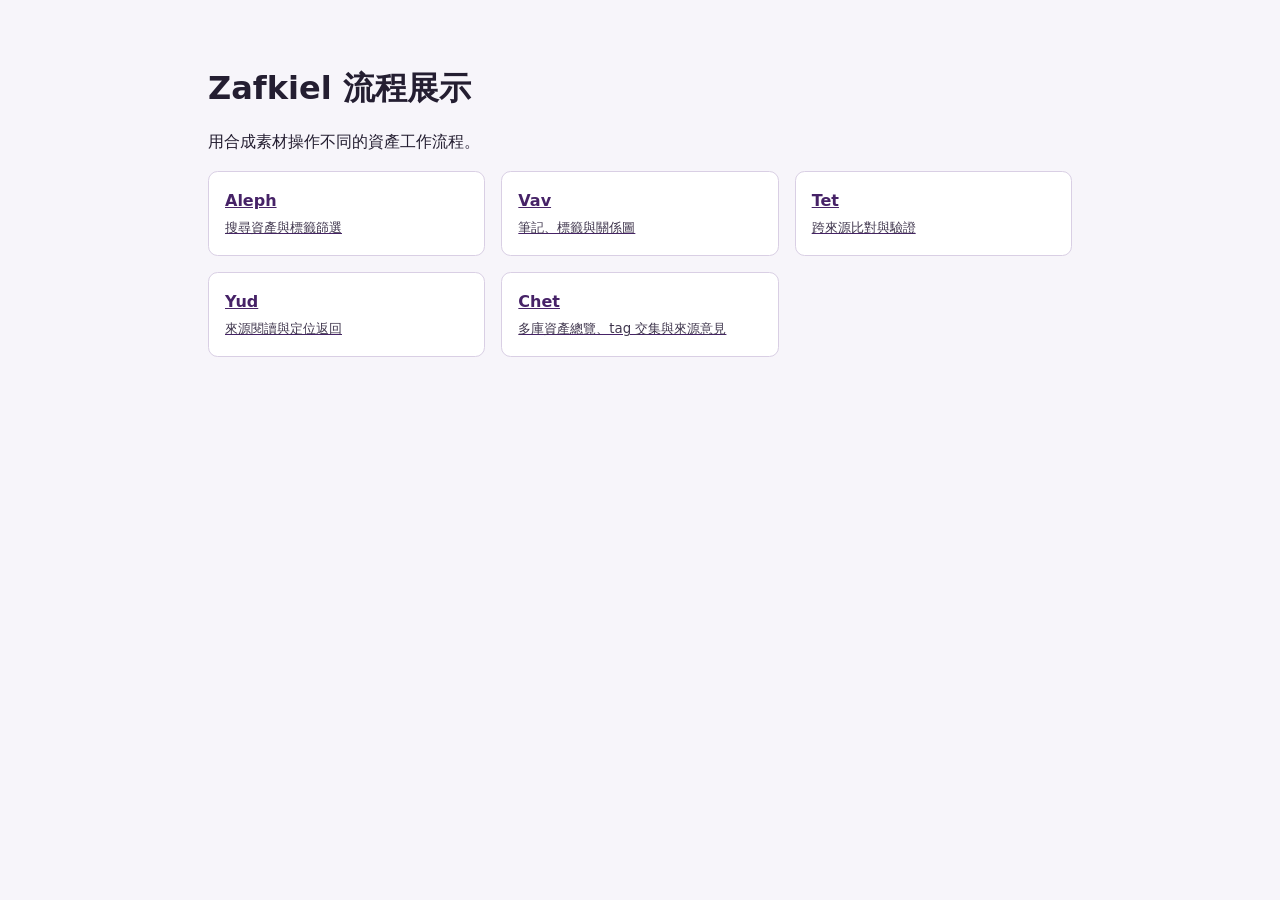
<file: index.html>
<!doctype html>
<html lang="zh-Hant">
<head>
  <meta charset="utf-8">
  <meta name="viewport" content="width=device-width, initial-scale=1">
  <meta name="robots" content="noindex">
  <title>Zafkiel 流程展示</title>
  <style>
    :root { color-scheme: light; font-family: system-ui, sans-serif; }
    body { margin: 0; background: #f7f5fa; color: #241e31; line-height: 1.6; }
    main { max-width: 54rem; margin: auto; padding: clamp(1.25rem, 5vw, 3rem); }
    h1 { line-height: 1.2; }
    ul { list-style: none; padding: 0; display: grid; gap: 1rem; grid-template-columns: repeat(auto-fit, minmax(min(100%, 15rem), 1fr)); }
    a { display: block; border: 1px solid #d9cfe4; border-radius: .6rem; background: white; color: #462267; padding: 1rem; }
    a:focus-visible { outline: 3px solid #7948b1; outline-offset: 3px; }
    small { display: block; margin-top: .25rem; color: #40374e; }
  </style>
</head>
<body>
  <main>
    <h1>Zafkiel 流程展示</h1>
    <p>用合成素材操作不同的資產工作流程。</p>
    <ul>
      <li><a href="./aleph/index.html"><strong>Aleph</strong><small>搜尋資產與標籤篩選</small></a></li>
      <li><a href="./vav/index.html"><strong>Vav</strong><small>筆記、標籤與關係圖</small></a></li>
      <li><a href="./tet/index.html"><strong>Tet</strong><small>跨來源比對與驗證</small></a></li>
      <li><a href="./yud/index.html"><strong>Yud</strong><small>來源閱讀與定位返回</small></a></li>
      <li><a href="./chet/index.html"><strong>Chet</strong><small>多庫資產總覽、tag 交集與來源意見</small></a></li>
    </ul>
  </main>
</body>
</html>
</file>
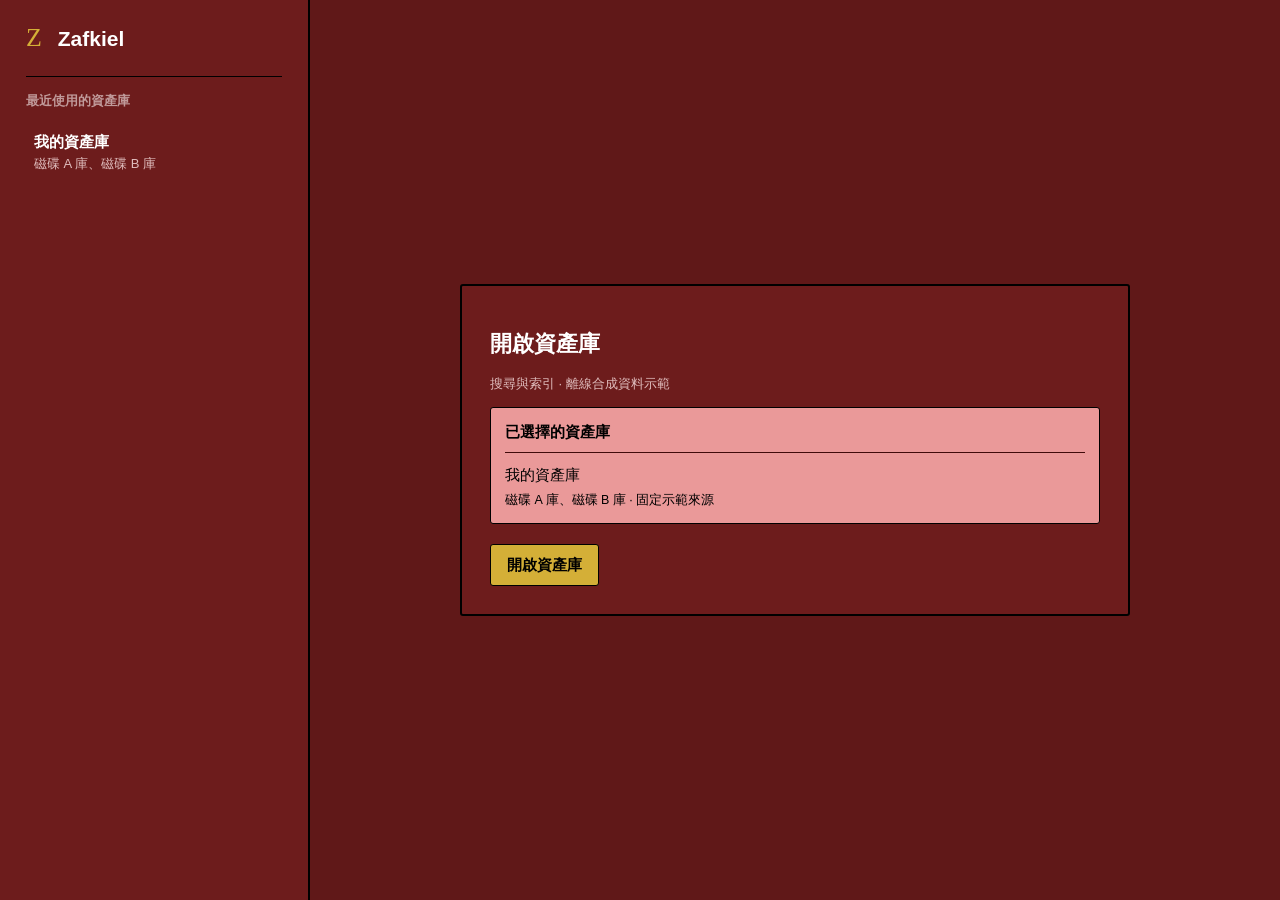
<file: aleph/index.html>
<!doctype html>
<html lang="zh-Hant">
<head>
  <meta charset="utf-8"><meta name="viewport" content="width=device-width,initial-scale=1">
  <title>Zafkiel · Aleph 搜尋與索引</title>
  <link rel="icon" href="data:,">
  <link rel="stylesheet" href="style.css">
  <script defer src="fixture.js"></script><script defer src="search.js"></script>
</head>
<body>
<section id="entry" class="entry-layout">
  <aside class="vault-sidebar"><div class="brand"><span>Z</span> Zafkiel</div>
    <h2>最近使用的資產庫</h2><a class="vault-open" href="#/home"><strong>我的資產庫</strong><small>磁碟 A 庫、磁碟 B 庫</small></a>
  </aside>
  <main class="entry-main"><section class="entry-form"><h1>開啟資產庫</h1>
    <p>搜尋與索引 · 離線合成資料示範</p>
    <div class="folder-picker"><strong>已選擇的資產庫</strong><p>我的資產庫</p><small>磁碟 A 庫、磁碟 B 庫 · 固定示範來源</small></div>
    <a class="primary" href="#/home">開啟資產庫</a>
  </section></main>
</section>
<div id="workspace" hidden>
<header><a class="brand" href="#/home" aria-label="Zafkiel 首頁"><span>Z</span> Zafkiel</a>
  <label class="sr-only" for="query">搜尋資產</label><input id="query" type="search" placeholder="搜尋" maxlength="500" autocomplete="off">
  <a class="vault-link" href="#/entry">我的資產庫</a><button disabled title="此範例僅供搜尋與檢視" aria-label="新增記事（唯讀示範）">＋</button>
</header>
<div class="layout"><aside><nav aria-label="資產導覽">
  <a href="#/home" data-view="home"><svg viewBox="0 0 24 24" fill="none" stroke="currentColor" stroke-width="1.7" stroke-linecap="round" stroke-linejoin="round" aria-hidden="true"><path d="M9 18h6m-5 3h4M8.4 14.5C4 11 6.2 3 12 3s8 8 3.6 11.5c-.9.7-1.6 1.5-1.6 2.5h-4c0-1-.7-1.8-1.6-2.5Z"/></svg>首頁</a>
  <details id="filter-panel"><summary>標籤</summary><div id="tags" class="chips"></div></details>
  <a href="#/archive" data-view="archive"><svg viewBox="0 0 24 24" fill="none" stroke="currentColor" stroke-width="1.7" stroke-linecap="round" stroke-linejoin="round" aria-hidden="true"><path d="M4 7h16v14H4ZM3 3h18v4H3Zm6 8h6"/></svg>封存</a>
  <a href="#/trash" data-view="trash"><svg viewBox="0 0 24 24" fill="none" stroke="currentColor" stroke-width="1.7" stroke-linecap="round" stroke-linejoin="round" aria-hidden="true"><path d="M3 6h18M9 6V3h6v3M6 6l1 15h10l1-15M10 10v7m4-7v7"/></svg>垃圾桶</a>
  <p id="filter-summary"></p><button id="clear-filters" hidden>清除篩選</button>
</nav></aside><main>
  <p class="status">Aleph 搜尋與索引 · 合成示範資料</p>
  <div id="composer" class="keep"><button disabled class="capture-line" title="示範資產唯讀">寫記事… <svg viewBox="0 0 24 24" fill="none" stroke="currentColor" stroke-width="1.7" stroke-linecap="round" stroke-linejoin="round" aria-hidden="true"><rect x="3.5" y="3.5" width="17" height="17" rx="1.5"/><circle cx="8" cy="8" r="1"/><path d="m4 18 5-5 3 3 3-5 5 7"/></svg></button></div>
  <details id="tools"><summary>示範索引與查詢設定</summary><p>磁碟 A 庫與磁碟 B 庫共 <span id="size"></span> 筆登錄資產，索引名稱、描述與正文。課程包內的 intro.txt、Chapter-1/lesson.txt 與影片附屬逐字稿均不獨立列入索引。</p>
    <span id="generation"></span> <button id="rebuild">重建索引</button><button id="save">保存目前查詢與選取</button><button id="reset">重設示範</button>
  </details>
  <p id="event" role="status"></p><div id="bulk" hidden><span id="selected-count"></span><button id="deselect">取消選取</button></div>
  <p id="count" role="status"></p><div id="hits" class="asset-grid"></div>
</main></div></div>
<dialog id="reader" aria-labelledby="asset-title"><div class="reader-controls"><button id="close" aria-label="關閉資產"><svg viewBox="0 0 24 24" fill="none" stroke="currentColor" stroke-width="1.7" stroke-linecap="round" stroke-linejoin="round" aria-hidden="true"><path d="m6 6 12 12M6 18 18 6"/></svg></button></div>
  <h1 id="asset-title" tabindex="-1"></h1><div id="asset-tags" class="chips"></div>
  <p id="asset-description"></p><p id="asset-body"></p>
  <section id="asset-media" aria-label="資產素材" hidden><h2>檔案預覽（1）</h2><figure><button id="material-open" type="button" aria-haspopup="dialog"></button><figcaption id="material-name"></figcaption></figure></section>
  <small id="asset-source"></small><code id="asset-id"></code>
</dialog>
<dialog id="preview" aria-labelledby="preview-title"><div class="reader-controls"><button id="preview-close" aria-label="關閉素材預覽">關閉</button></div>
  <h2 id="preview-title"></h2><div id="preview-content"></div><p>合成素材預覽 · 固定唯讀標本</p>
</dialog>
</body></html>
</file>
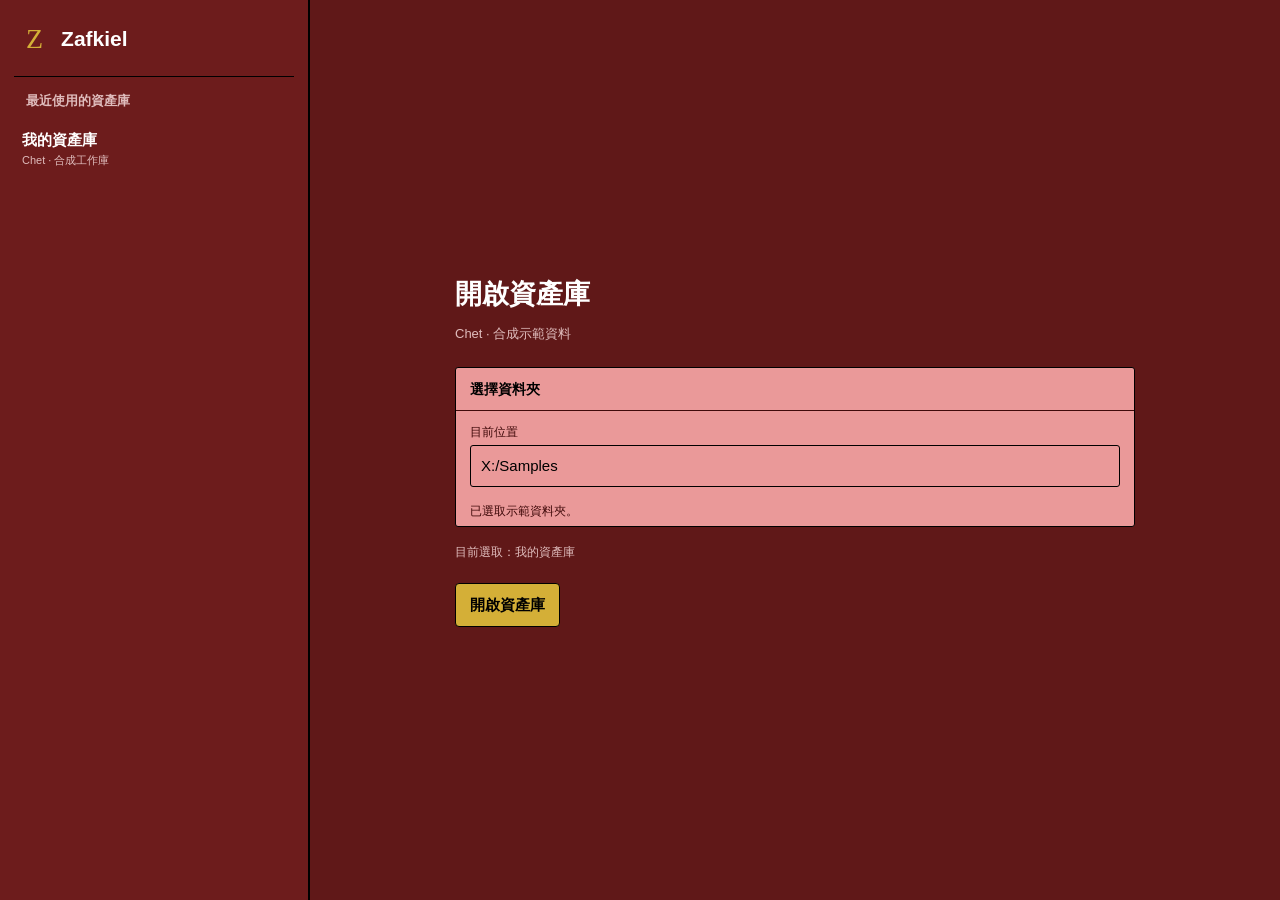
<file: chet/index.html>
<!doctype html>
<html lang="zh-Hant">
<head>
  <meta charset="utf-8">
  <meta name="viewport" content="width=device-width,initial-scale=1">
  <meta name="robots" content="noindex">
  <title>多庫總覽 — Zafkiel</title>
  <link rel="icon" href="data:,">
  <style>
/* Visual vocabulary from web/entry and web/capture on main. */
:root{font:15px/1.6 "Segoe UI","Microsoft JhengHei",sans-serif;color-scheme:dark;color:#fff;background:#601818;--panel:#6d1c1c;--card:#ea9999;--muted:#dfbcbc;--gold:#d4af37;--line:#b76969;--hover:#7a2020}
*{box-sizing:border-box}body{margin:0}button,input{font:inherit}button,a,input,summary{-webkit-tap-highlight-color:transparent}button{border:1px solid transparent;background:transparent;color:inherit;border-radius:4px;cursor:pointer;padding:8px 12px;min-height:42px}button:hover{background:var(--hover)}button:disabled{opacity:.45;cursor:default}button.primary{background:var(--gold);color:#000;border-color:#000;font-weight:700}button.primary:hover:not(:disabled){background:#f0c850}a{color:inherit}button:focus-visible,a:focus-visible,input:focus-visible,summary:focus-visible{outline:3px solid var(--gold);outline-offset:3px}input{border:1px solid #000;background:var(--card);color:#000;padding:9px 12px;border-radius:4px;min-width:0}input::placeholder{color:#5a1818}input[type=checkbox]{accent-color:var(--gold);width:23px;height:23px;flex-shrink:0;cursor:pointer}h1{font-size:27px;line-height:1.3;margin:4px 0 12px}h1:focus{outline:none}p{margin:0 0 16px}[hidden]{display:none!important}
header{min-height:66px;background:#000;display:flex;gap:18px;align-items:center;padding:10px 26px}.brand{font-size:21px;font-weight:700;text-decoration:none;white-space:nowrap}.brand span{font:28px Georgia,serif;color:var(--gold);margin-right:8px}.demo-badge{font-size:12px;color:var(--muted);border-left:1px solid #704242;padding-left:18px}.manage-link{margin-left:auto;font-size:13px;color:var(--gold);padding:8px 0}
.layout{display:grid;grid-template-columns:246px minmax(0,1fr);min-height:calc(100dvh - 66px)}aside{display:flex;flex-direction:column;border-right:1px solid #400a0a;padding:22px 12px 20px 0;min-width:0}nav a{display:flex;align-items:center;gap:10px;padding:12px 18px 12px 24px;text-decoration:none;border-radius:0 26px 26px 0;font-size:14px;overflow-wrap:anywhere}nav a span{margin-left:auto;font-size:11px;color:var(--muted);flex-shrink:0}nav a:hover{background:var(--hover)}nav a[aria-current=page]{background:#8a2828;box-shadow:inset 3px 0 var(--gold)}nav h2{font-size:12px;letter-spacing:.04em;color:var(--muted);padding:20px 16px 4px 24px;margin:0;display:flex;justify-content:space-between}.add-library{color:var(--muted)}.nav-note{font-size:12px;color:var(--muted);padding:8px 20px 0 24px}.sidebar-foot{margin-top:auto;padding:45px 18px 0 24px;font-size:11px;color:var(--muted)}.sidebar-foot p{margin-bottom:6px}.sidebar-foot button{padding-left:0;font-size:12px}
main{padding:32px clamp(20px,3vw,48px) 60px;min-width:0}#status{color:#ffe19b;font-size:13px;overflow-wrap:anywhere}#status:empty{display:none}.entry-panel{max-width:680px;margin:32px auto;background:var(--panel);border:2px solid #000;border-radius:4px;padding:30px}.eyebrow{font-size:11px;color:var(--gold);letter-spacing:.13em;margin-bottom:7px}.intro{font-size:14px;color:var(--muted);max-width:760px}.entry-panel fieldset{padding:0;border:1px solid #000;border-radius:4px;background:var(--card);color:#000;margin:24px 0 14px}.entry-panel legend{background:#000;color:#fff;padding:4px 12px;font-size:12px;margin-left:14px}.vault-choice{display:flex;gap:14px;padding:18px;cursor:pointer}.vault-choice+.vault-choice{border-top:1px solid #9b5151}.vault-choice:hover{background:#f0aaaa}.vault-choice input{margin:4px 0}.vault-choice strong{display:block}.vault-choice small{display:block;color:#400a0a;overflow-wrap:anywhere}.vault-choice .vault-size{margin-top:7px;font-size:12px}.hint{font-size:12px;color:var(--muted);margin:10px 0 0}.entry-panel .hint{margin-bottom:22px}.demo-note{font-size:12px;color:var(--muted);border-top:1px solid var(--line);padding-top:18px;margin:24px 0 0}
.view-heading{display:flex;gap:18px;align-items:center;justify-content:space-between}.view-heading a{font-size:13px;color:var(--gold);flex-shrink:0}.view-heading h1{overflow-wrap:anywhere}.keep{border:1px solid var(--line);border-top:3px solid #000;background:var(--panel);border-radius:5px;padding:14px 18px;margin:24px 0 20px;max-width:900px}.selection-row{display:flex;justify-content:space-between;align-items:center;font-size:13px;margin-bottom:10px}.selection-row button{font-size:12px;padding:4px 8px;min-height:34px}.create-row{display:flex;gap:12px;align-items:center}.create-row label{font-size:13px;white-space:nowrap}.create-row input{flex:1;width:100%}.create-row button{white-space:nowrap}#name-error{color:#ffe19b;font-size:12px;margin:8px 0 0}#name-error:empty{display:none}.created-notice{display:flex;gap:16px;justify-content:space-between;align-items:center;border-left:3px solid var(--gold);background:#400a0a;padding:14px 18px;font-size:13px;overflow-wrap:anywhere}.created-notice a{color:var(--gold);flex-shrink:0}.results-bar{display:flex;align-items:center;gap:16px;justify-content:space-between;margin:20px 0 16px}.results-bar p{font-size:12px;color:var(--muted);margin:0}.search-label{display:flex;gap:10px;align-items:center;font-size:12px;color:var(--muted)}.search-label input{width:190px;font-size:13px;padding:7px 10px}
.asset-grid{display:grid;grid-template-columns:repeat(auto-fill,minmax(235px,1fr));gap:18px;align-items:start}.asset-card{position:relative;background:var(--card);color:#000;border-top:3px solid #000;border-radius:4px;min-width:0;box-shadow:0 2px 0 #0003}.asset-card:hover,.asset-card:focus-within{box-shadow:0 5px 16px #24050566}.asset-card.selected{outline:3px solid var(--gold);outline-offset:2px}.asset-select{position:absolute;top:10px;left:10px;z-index:1;margin:0}.card-art{width:100%;height:138px;display:block;border-radius:2px 2px 0 0;background:#400a0a}.card-content{padding:14px}.card-content h2{font-size:16px;margin:0 0 5px;font-weight:700}.card-caption{font-size:12px;color:#400a0a;margin-bottom:12px}.chips{display:flex;gap:6px;flex-wrap:wrap;font-size:11px}.chip{border:1px solid #9b5151;border-radius:14px;padding:2px 9px;color:#400a0a}.source-badge{font-size:11px;margin:12px 0 0;color:#400a0a}.shared{font-weight:700}.asset-details{border-top:1px solid #9b5151;margin-top:12px;padding-top:10px;font-size:11px}.asset-details summary{cursor:pointer;min-height:28px;padding:2px 0}.asset-details dl{margin:8px 0 0}.asset-details dt{color:#400a0a;margin-top:8px}.asset-details dd{margin:0;overflow-wrap:anywhere;font-family:Consolas,monospace}.asset-card :focus-visible{outline-color:#000}.empty-results{text-align:center;padding:40px;color:var(--muted)}.identity-note{margin-top:28px;font-size:12px;color:var(--muted);max-width:900px}.identity-note summary{cursor:pointer;padding:8px 0}.identity-note p{margin:8px 0}
@media(max-width:950px){.layout{grid-template-columns:205px minmax(0,1fr)}main{padding:28px 22px}.create-row{flex-wrap:wrap}.create-row label{width:100%}.create-row input{width:140px}.asset-grid{grid-template-columns:repeat(auto-fill,minmax(210px,1fr))}}
@media(max-width:650px){header{padding:10px 16px;gap:8px;flex-wrap:wrap}.brand{font-size:18px}.demo-badge{font-size:10px;padding-left:10px}.manage-link{font-size:12px}.layout{display:block}aside{border-right:0;border-bottom:2px solid #000;padding:8px 12px 12px}nav{display:flex;gap:6px;flex-wrap:wrap;align-items:center}nav h2{width:100%;padding:8px 8px 0;font-size:11px;justify-content:flex-start;gap:8px}nav a{padding:8px 12px;border-radius:4px;min-height:40px;font-size:12px}#source-links,#collection-links{display:flex;flex-wrap:wrap;gap:4px;max-width:100%}nav a span{margin-left:2px}.nav-note{margin:0;padding:6px 8px;font-size:11px}.sidebar-foot{display:flex;align-items:center;justify-content:space-between;gap:10px;padding:10px 8px 0}.sidebar-foot p{margin:0;font-size:10px}.sidebar-foot p br{display:none}.sidebar-foot button{min-height:32px}main{padding:24px 16px 40px}.entry-panel{margin:0;padding:20px}h1{font-size:24px}.vault-choice{padding:16px 12px}.view-heading{align-items:flex-start;flex-direction:column;gap:0}.view-heading a{margin-bottom:12px}.keep{margin-top:18px;padding:12px}.create-row{gap:8px}.create-row input{width:100%;flex-basis:100%}.create-row button{width:100%}.results-bar{align-items:flex-start;flex-direction:column;gap:10px}.search-label{width:100%}.search-label input{flex:1;width:120px}.asset-grid{grid-template-columns:minmax(0,1fr)}.card-art{height:164px}.created-notice{align-items:flex-start;flex-direction:column;gap:8px}}
/* Functional prototype paths and text-led cards. */
.source-input{display:grid;grid-template-columns:minmax(0,1fr) auto;gap:6px;margin:18px 0}.source-input label{grid-column:1/-1;font-size:12px;color:var(--muted)}.source-input input{width:100%}#open-submit{margin-top:18px}#existing-form{border-top:1px solid var(--line);margin-top:28px;padding-top:18px}#existing-form h2{font-size:18px;margin:0 0 12px}#existing-form label,.destination-label{display:block;font-size:12px;color:var(--muted);margin:14px 0 6px}#existing-path,#destination{width:100%}#existing-submit{margin-top:12px}#destination-preview,.view-heading+p{overflow-wrap:anywhere}.asset-card .card-content{padding:20px 16px}.asset-card:has(.asset-select) .card-content h2{padding-left:30px;min-height:28px}.asset-details dd{white-space:pre-wrap}.asset-issue{font-size:12px;font-weight:700}.created-notice span{min-width:0}.created-notice a{flex-shrink:1}#source-links a,#collection-links a{overflow-wrap:anywhere;min-width:0}#reload{border:1px solid var(--line);font-size:12px}#sample-paths{margin-top:14px;color:var(--gold)}.card-caption{white-space:pre-wrap;overflow-wrap:anywhere}#create-panel{scroll-margin-top:20px}

.asset-reader{border-top:1px solid #9b5151;margin-top:14px;padding-top:10px}.asset-reader summary{cursor:pointer;min-height:32px}.full-body{white-space:pre-wrap;overflow-wrap:anywhere;font-size:14px}.material-button,.source-actions button{color:#400a0a;border:1px solid #9b5151;margin:6px 0;padding:8px;max-width:100%;overflow-wrap:anywhere}.material-result a{display:block;color:#400a0a;font-size:12px;overflow-wrap:anywhere}.material-preview{display:block;width:100%;max-height:360px;object-fit:contain}.source-actions{display:flex;gap:6px;flex-wrap:wrap}.known-source{border:1px solid var(--line);margin:4px;padding:8px;overflow-wrap:anywhere}#pick-destination,#pick-existing{margin:10px 10px 0 0}#known-sources h2{font-size:15px}.source-input button{min-height:40px}
@scope (#launcher) {
:root{font:15px/1.5 "Noto Sans TC","Microsoft JhengHei","PingFang TC",system-ui,sans-serif;color:#fff;background:#601818;--bg:#601818;--panel:#6d1c1c;--card:#ea9999;--line:#000;--accent:#000;--accent-hi:#2a0505;--gold:#d4af37;--ink:#fff;--mut:#c09a9a;--mut-card:#400a0a;--chip:#7a2020;--chip-hi:#8a2828}
*{box-sizing:border-box}body{margin:0;background:var(--bg);color:var(--ink)}button,input{font:inherit}button{border:1px solid var(--line);background:var(--chip);color:#fff;border-radius:3px;cursor:pointer;padding:8px 16px;white-space:nowrap}button:hover{background:var(--chip-hi)}button:disabled{opacity:.5;cursor:default}button.primary{background:var(--gold);border-color:#000;color:#000;font-weight:700}button.primary:hover{background:#f0c850}button:focus-visible,a:focus-visible,input:focus-visible,summary:focus-visible{outline:2px solid var(--gold);outline-offset:2px}a{color:inherit}
.entry-layout{min-height:100dvh;display:grid;grid-template-columns:minmax(260px,310px) minmax(0,1fr)}.vault-sidebar{border-right:2px solid var(--line);background:var(--panel);display:flex;flex-direction:column;min-width:0;padding:22px 14px}.brand{font-size:21px;font-weight:900;text-decoration:none;display:flex;align-items:center;gap:10px;padding:0 12px 20px}.brand span{font:28px Georgia,serif;color:var(--gold)}.sidebar-heading{padding:14px 12px 8px;border-top:1px solid var(--line);display:flex;align-items:baseline;gap:8px}.sidebar-heading h2{font-size:13px;font-weight:700;color:var(--mut);margin:0;flex:1}.sidebar-heading span{font-size:12px;color:var(--mut)}.vault-list{overflow:auto;min-height:90px;max-height:calc(100dvh - 190px)}.vault-row{display:flex;align-items:center;gap:5px;border-radius:3px;padding:3px 5px}.vault-row:hover,.vault-row:focus-within{background:var(--chip-hi)}.vault-open{min-width:0;width:100%;border:0;background:none;text-align:left;padding:9px 8px;display:flex;flex-direction:column;white-space:normal}.vault-open:hover{background:none}.vault-title{font-size:15px;font-weight:700;overflow:hidden;text-overflow:ellipsis;white-space:nowrap;width:100%}.vault-path{font-size:11px;color:var(--mut);overflow:hidden;text-overflow:ellipsis;white-space:nowrap;width:100%}.vault-close{border:0;color:#fff;font-size:12px;padding:5px;align-self:flex-start}.empty-list{padding:12px;color:var(--mut);font-size:13px}.sidebar-note{margin-top:auto;padding:12px;color:var(--mut);font-size:12px}
.sidebar-note a{color:var(--gold);display:inline-block;margin-top:8px}
.entry-main{min-width:0;display:grid;place-items:center;padding:40px 28px}.entry-content{width:min(670px,100%)}#status{font-size:13px;color:var(--mut);margin:20px 4px 0;min-height:20px;overflow-wrap:anywhere}#status:empty{min-height:0;margin:0}
#folder-filter{display:block;width:calc(100% - 28px);margin:0 14px 10px}

#form{border:2px solid var(--line);border-radius:3px;padding:28px;background:var(--panel);box-shadow:0 2px 8px #0003}#form h1{font-size:22px;margin:12px 0 4px;font-weight:900}.form-intro{color:var(--mut);font-size:13px;margin:0 0 22px}.folder-picker{border:1px solid var(--line);border-radius:3px;overflow:hidden;background:var(--card);color:#000}.picker-heading{display:flex;align-items:center;gap:10px;justify-content:space-between;padding:10px 14px;border-bottom:1px solid #400a0a}.picker-heading h2{font-size:14px;margin:0;font-weight:900}.picker-heading>div{display:flex;gap:4px}.picker-heading button{border:0;padding:5px 8px;font-size:12px;background:#000;color:#fff}.picker-heading button:hover{background:var(--accent-hi)}.folder-picker label{display:block;padding:12px 14px 2px;color:var(--mut-card);font-size:12px}.path-row{display:flex;gap:6px;padding:0 14px 10px}.path-row input{flex:1;min-width:0}.path-row button{padding:6px 10px;background:#000;color:#fff}.path-row button:hover{background:var(--accent-hi)}input{border:1px solid #000;border-radius:3px;padding:8px 10px;background:var(--card);color:#000}input::placeholder{color:var(--mut-card)}#folders{height:194px;overflow:auto;border-top:1px solid #400a0a;border-bottom:1px solid #400a0a;padding:4px}.folder-item{display:block;width:100%;border:0;text-align:left;overflow:hidden;text-overflow:ellipsis;padding:7px 10px;white-space:nowrap;background:transparent;color:#000}.folder-item:hover{background:#f4b4b4}.folder-item::before{content:'▸';color:var(--mut-card);margin-right:10px}.folder-status{min-height:20px;font-size:12px;color:var(--mut-card);padding:5px 14px;margin:0;overflow-wrap:anywhere}.folder-picker .subtle{border:0;margin:0 10px 8px;background:#000;color:#fff;font-size:12px;white-space:normal;text-align:left}.folder-picker .subtle:hover{background:var(--accent-hi)}.selection-note{font-size:12px;color:var(--mut);overflow-wrap:anywhere;min-height:20px;margin:12px 0}.form-actions{display:flex;gap:8px;flex-wrap:wrap}[hidden]{display:none!important}
@media(max-width:680px){.entry-layout{display:flex;flex-direction:column}.vault-sidebar{border-right:0;border-bottom:2px solid var(--line);padding:10px 14px 8px}.brand{padding:0 4px 6px}.sidebar-heading{padding:6px 4px}.vault-list{max-height:170px;min-height:0}.sidebar-note{display:none}.entry-main{display:block;padding:26px 16px}#form{padding:18px}.picker-heading{flex-wrap:wrap}}

.workspace-link{display:block;margin:16px 0;padding:12px;border:1px solid currentColor;border-radius:6px;color:inherit;text-decoration:none}
}
#launcher{--bg:#601818;--line:#000;--mut:#dfbcbc;--mut-card:#400a0a;--chip:#7a2020;--chip-hi:#8a2828;--accent:#000;--accent-hi:#2a0505}
#launcher .entry-main{padding:28px clamp(16px,5vw,72px)}#launcher .entry-content{width:min(100%,680px)}#launcher .folder-picker{margin-bottom:16px}#launcher .vault-open{text-decoration:none}
#workspace-shell header{gap:12px}#workspace-shell header .brand{flex-shrink:0}#workspace-shell header #search{margin-right:auto;width:min(700px,50vw);padding:10px 14px}#workspace-shell header #new{min-width:42px;color:var(--gold);font-size:22px}
#composer.keep{max-width:600px;margin:0 auto 25px;padding:0}#composer .capture-line{display:flex;width:100%;justify-content:space-between;text-align:left;padding:13px 18px;color:var(--muted)}#expanded{padding:14px 16px 10px}#expanded input,#expanded textarea{background:transparent;color:#fff;border:0;padding:4px 0;width:100%;font:inherit}#expanded input{font-weight:700}#expanded textarea{min-height:100px;resize:vertical}#expanded input::placeholder,#expanded textarea::placeholder{color:var(--muted)}.note-toolbar{display:flex;justify-content:end;gap:8px}#chet-tools{margin:16px 0;color:var(--muted)}#chet-tools summary{cursor:pointer;font-size:13px}#chet-tools .keep{color:white}
.sr-only{position:absolute;width:1px;height:1px;overflow:hidden;clip-path:inset(50%)}
@media(max-width:650px){#workspace-shell header #search{order:5;width:100%;flex-basis:100%}#workspace-shell header .manage-link{margin-left:auto}#workspace-shell header #new{min-width:32px;padding:0 5px}#launcher .entry-main{padding-top:20px}}
.tag-chip{color:inherit;border:1px solid var(--line);border-radius:20px;padding:3px 10px;min-height:31px;font-size:12px}.tag-chip:hover{background:var(--hover)}.asset-card .tag-chip{color:#400a0a;border-color:#9b5151}.asset-card .tag-chip:hover{background:#f0aaaa}.tag-chip span{margin-left:6px;font-size:11px;opacity:.8}#active-tags{margin:0 0 12px}#active-tags:empty{display:none}#note-tags .chip{color:var(--muted)}#new-tag-dialog .create-row{flex-wrap:wrap}#new-tag-dialog .create-row input{width:auto;min-width:120px}#source-links:empty{display:none}
/* The demo adds tag filters and membership controls to the existing Chet shell. */
nav button.tag-filter,nav button.add-library{font:inherit;font-size:14px;display:flex;align-items:center;text-align:left;justify-content:space-between;gap:8px;width:100%;padding:12px 18px 12px 24px;border-radius:0 26px 26px 0;overflow-wrap:anywhere}
nav button.tag-filter[aria-pressed=true]{background:#8a2828;box-shadow:inset 3px 0 var(--gold)}
.tag-label{min-width:0}.tag-count{font-size:11px;color:var(--muted);flex-shrink:0}
.tag-filter:disabled{opacity:.65;border-style:dashed;border-color:var(--line)}
.manage-link{margin-left:auto}.keep+.keep{margin-top:0}.read-warning:empty{display:none}.read-warning:not(:empty){border-left:3px solid var(--gold);background:#400a0a;padding:10px 14px}
.view-actions,.result-tools{display:flex;gap:8px;flex-wrap:wrap;align-items:center}.result-tools select,.manage-select{background:var(--card);border:1px solid #000;border-radius:4px;color:#000;font:inherit;padding:7px;max-width:100%;min-width:0}
.result-tools select:focus-visible,.manage-select:focus-visible{outline:3px solid var(--gold);outline-offset:2px}
.asset-reader,.member-controls{border-top:1px solid #9b5151;margin-top:10px;padding-top:8px;font-size:12px}.member-controls summary{cursor:pointer;min-height:30px}
.asset-card .source-opinions{margin:7px 0 11px;padding-left:9px;border-left:2px solid #9b5151;font-size:12px}.source-opinions p{margin:0 0 3px;overflow-wrap:anywhere}
.source-opinions strong{color:#400a0a}.card-content h2,.member-row span{overflow-wrap:anywhere}.member-row{display:flex;align-items:center;justify-content:space-between;gap:8px;border-bottom:1px solid var(--line);padding:4px 0}.member-row:last-child{border-bottom:0}.member-row span{min-width:0}
.member-row button{min-height:34px;font-size:12px;flex-shrink:0;border-color:var(--line)}.asset-card .member-row button{border-color:#9b5151}.asset-card .member-row button:hover:not(:disabled){background:#f0aaaa}.tag-status{font-size:12px;margin-top:9px;color:#ffe19b;overflow-wrap:anywhere}
.asset-card .tag-status{color:#400a0a}.tag-status:empty{display:none}.asset-card .full-body{overflow-wrap:anywhere}.asset-card.missing h2{color:#400a0a}
.inline-note{margin:10px 0 0}.identity-note button{border-color:var(--line);min-height:36px}.entry-panel li{overflow-wrap:anywhere}.open-samples{display:inline-block;margin-top:8px;background:var(--gold);border:1px solid #000;border-radius:4px;color:#000;padding:9px 14px;font-weight:700;text-decoration:none}
#tag-manager{scroll-margin-top:12px}#manager-rows{margin-top:9px}
.asset-open{color:#000;min-height:28px;padding:0;text-align:left;font-weight:700;overflow-wrap:anywhere;text-decoration:underline;text-underline-offset:3px}
.asset-open:hover{background:transparent;color:#531717}.source-actions button{min-height:34px;font-size:11px;padding:5px 8px}
.asset-card{cursor:pointer}.asset-card button,.asset-card summary{cursor:pointer}.asset-card .asset-open{display:block;width:100%}
.reader-dialog{width:min(820px,calc(100% - 40px));max-height:calc(100% - 65px);margin:45px auto auto;overflow:auto;padding:20px 30px 35px;background:var(--panel);color:#fff;border:1px solid var(--line);border-top:4px solid #000;border-radius:10px;box-shadow:0 8px 25px #0004}
.reader-dialog::backdrop{background:#0008;backdrop-filter:blur(1px)}.reader-dialog h2{font-size:25px;line-height:1.4;margin:8px 0 16px;overflow-wrap:anywhere}.reader-dialog h2:focus{outline:none}
.reader-controls{display:flex;align-items:center;justify-content:space-between;gap:8px}.reader-controls p{margin:0}.reader-dialog .chip{border-color:var(--line);color:var(--muted)}.reader-dialog .full-body{margin-top:16px}
.reader-preview{margin-top:18px}.reader-preview h3{font-size:15px;margin:0 0 9px}
.reader-material{width:fit-content;max-width:100%;overflow-wrap:anywhere}.reader-material summary{display:grid;gap:4px;cursor:pointer;font-size:12px;color:var(--muted)}
.reader-file-type{display:grid;place-items:center;width:142px;max-width:100%;height:100px;border-radius:7px;background:#260909;color:var(--gold);font-size:24px}
/* Capture's reader-overlay → reader-sheet structure, adapted to a native dialog. */
#asset-page{position:fixed;inset:0;width:100%;height:100%;max-width:none;max-height:none;margin:0;padding:45px 20px;border:0;background:transparent;color:#fff;overflow:auto}
#asset-page[open]{display:flex;align-items:flex-start;justify-content:center}#asset-page::backdrop{background:#0007;backdrop-filter:blur(1px)}
.reader-sheet{width:min(820px,100%);min-width:0;padding:20px 30px 35px;border:1px solid var(--line);border-top:4px solid #000;border-radius:10px;background:var(--panel);box-shadow:0 8px 25px #0004}
.reader-sheet .reader-controls{justify-content:flex-end;gap:5px}.reader-sheet #close-asset{width:38px;min-height:38px;border-radius:50%;padding:0;font-size:20px}
.reader-sheet #reader-title{font-size:25px;line-height:1.4;margin:8px 0 16px;overflow-wrap:anywhere;outline:none}.reader-sheet #reader-context{margin:0 0 5px;font-size:12px;color:var(--muted)}
.reader-sheet #reader-tags{margin-bottom:20px}.reader-sheet #reader-tags .tag-chip{color:var(--muted)}.reader-sheet .article{font-size:16px;line-height:1.8;margin-top:25px;white-space:pre-wrap;overflow-wrap:anywhere}
.reader-sheet .reader-preview{margin-top:0}.reader-sheet .reader-preview h2{font-size:15px;margin:0 0 10px}
@media(max-width:650px){#asset-page{padding:15px 10px}.reader-sheet{padding:12px 16px 25px}}
@media(max-width:650px){.reader-dialog{width:calc(100% - 20px);max-height:calc(100% - 30px);margin:15px auto auto;padding:12px 18px 25px}}
@media(max-width:650px){#source-links{width:100%}nav button.tag-filter,nav button.add-library{width:auto;min-height:40px;padding:7px 10px;border-radius:4px;font-size:12px;gap:4px}nav button.tag-filter[aria-pressed=true]{box-shadow:inset 0 -2px var(--gold)}.result-tools{width:100%}.result-tools .search-label{min-width:0}.result-tools select{width:auto}.sidebar-foot{padding-top:0}.entry-panel .intro{margin-bottom:12px}}
  </style>
</head>
<body>
  <div id="launcher"><section id="entry-page" class="entry-layout" aria-labelledby="entry-title">
    <aside class="vault-sidebar"><a class="brand" href="#/open"><span aria-hidden="true">Z</span> Zafkiel</a><div class="sidebar-heading"><h2>最近使用的資產庫</h2></div><div class="vault-list"><a class="vault-open" href="#/home"><strong class="vault-title">我的資產庫</strong><small class="vault-path">Chet · 合成工作庫</small></a></div></aside>
    <main class="entry-main"><div class="entry-content"><form id="open-vault"><h1 id="entry-title" tabindex="-1">開啟資產庫</h1><p class="form-intro">Chet · 合成示範資料</p><div class="folder-picker"><div class="picker-heading"><h2>選擇資料夾</h2></div><label for="browse-path">目前位置</label><div class="path-row"><input id="browse-path" value="X:/Samples" readonly></div><p class="folder-status">已選取示範資料夾。</p></div><p class="selection-note">目前選取：我的資產庫</p><div class="form-actions"><button class="primary open-samples" type="submit">開啟資產庫</button></div></form></div></main>
  </section></div>
  <div id="workspace-shell" hidden>
  <header><a class="brand" href="#/home"><span aria-hidden="true">Z</span> Zafkiel</a><label class="sr-only" for="search">搜尋資產</label><input id="search" type="search" placeholder="搜尋" autocomplete="off"><a class="manage-link" href="#/open">我的資產庫</a><button id="new" type="button" aria-label="新增記事" title="新增記事">＋</button></header>
  <div class="layout">
    <aside><nav aria-label="資產導覽">
      <a id="home-link" href="#/home">首頁 <span>全部資產</span></a>
      <h2>相關 tag</h2><div id="source-links"></div>
      <button id="create-empty" class="add-library" type="button">＋ 建立空 tag</button>
      <button id="show-tags" class="add-library" type="button">所有 tag</button>
    </nav><div class="sidebar-foot"><p>合成資料 · 重新整理會重設</p></div></aside>
    <main>
      <p id="read-status" class="read-warning" role="status"></p>
      <section id="tag-directory" hidden aria-labelledby="directory-title"><p class="eyebrow">標籤目錄</p><h1 id="directory-title" tabindex="-1">所有 tag</h1><div id="directory-tags" class="chips"></div></section>
      <section id="workspace-page" aria-labelledby="view-title">
        <article id="composer" class="keep" aria-label="新增記事"><button id="open" class="capture-line" type="button" aria-controls="expanded" aria-expanded="false">寫記事…<span aria-hidden="true">▧</span></button><form id="expanded" hidden><label class="sr-only" for="note-title">標題</label><input id="note-title" placeholder="標題" maxlength="200"><label class="sr-only" for="note-body">正文</label><textarea id="note-body" placeholder="輸入記事內容…"></textarea><div id="note-tags" class="chips" aria-label="記事將加入的 tag"></div><p id="note-status" class="hint" role="status"></p><div class="note-toolbar"><button id="cancel-note" type="button">取消</button><button id="complete" type="submit">關閉</button></div></form></article>
        <div class="view-heading"><div><p class="eyebrow">多庫總覽</p><h1 id="view-title" tabindex="-1">首頁</h1></div></div>
        <div id="active-tags" class="chips" aria-label="已選 tag"></div>
        <div class="view-actions"><button id="reload" type="button">重新讀取來源</button><button id="add-to-tag" class="primary" type="button" aria-controls="tag-manager" aria-expanded="false" hidden>加入資產</button></div>
        <section id="tag-manager" class="keep" aria-labelledby="manage-heading" hidden>
          <div class="selection-row"><strong id="manage-heading">加入既有資產</strong><button id="close-manager" type="button">關閉</button></div>
          <label for="manage-tag">目標 tag </label><select id="manage-tag" class="manage-select"></select><div id="manager-rows"></div><p id="manager-status" class="tag-status" role="status"></p>
        </section>
        <p id="membership-status" class="tag-status" role="status"></p>
        <div class="results-bar"><p id="asset-count" role="status"></p><div class="result-tools"><label class="search-label" for="sort">排序<select id="sort"><option value="asc">Stage 標題 ↑</option><option value="desc">Stage 標題 ↓</option></select></label></div></div>
        <div id="assets" class="asset-grid"></div><p id="empty-results" class="empty-results" hidden></p>
        <details class="identity-note" id="scenario"><summary>模擬情境</summary><p>讓「影像檔案」暫時失聯，再用「重新讀取來源」模擬恢復。</p><button id="toggle-a" type="button">模擬「影像檔案」離線</button> <button id="reset" type="button">重設 demo</button></details>
      </section>
      <noscript>請啟用 JavaScript。</noscript>
    </main>
  </div>
  </div>
  <dialog id="new-tag-dialog" class="reader-dialog" aria-labelledby="new-tag-heading"><h2 id="new-tag-heading">建立空 tag</h2><form id="create-form"><div class="create-row"><label for="collection-name">tag 名稱</label><input id="collection-name" maxlength="36" autocomplete="off" required><button class="primary" type="submit">建立並開啟</button><button id="cancel-tag" type="button">取消</button></div><p id="name-error" role="alert"></p></form></dialog>
  <dialog id="asset-page" class="reader-overlay" aria-labelledby="reader-title">
    <div class="reader-sheet">
      <div class="reader-controls"><button id="close-asset" type="button" aria-label="關閉資產" title="關閉資產">×</button></div>
      <p id="reader-context"></p><h1 id="reader-title" tabindex="-1"></h1><div class="chips" id="reader-tags"></div>
      <section id="reader-preview" class="reader-preview" aria-labelledby="reader-preview-title"><h2 id="reader-preview-title">檔案預覽（1）</h2><details id="reader-material" class="reader-material"><summary><span id="reader-file-type" class="reader-file-type" aria-hidden="true"></span><span id="reader-material-name"></span></summary><p class="hint">合成素材的登記資料。</p></details></section>
      <article id="reader-body" class="article"></article>
    </div>
  </dialog>
  <script>
  'use strict';
  const fixtures = [
    {id:'north',body:'日出前的北堤。霧把遠處的燈和堤線隔開。',material:'北堤照片.jpg',titles:{archive:'北堤，凌晨五點',coast:'北堤晨霧'}},
    {id:'tide',body:'記錄漲退潮時間及觀察位置。',material:'潮位.txt',titles:{archive:'潮位觀測筆記'}},
    {id:'station',body:'舊測候站外牆與海側入口。',material:'測候站.jpg',titles:{archive:'舊測候站'}},
    {id:'route',body:'從漁港沿岸到防波堤的步行路線。',material:'路線圖.pdf',titles:{coast:'防波堤路線圖'}},
    {id:'sound',body:'黎明時在岸邊錄下的環境聲。',material:'環境音.wav',titles:{archive:'岸邊環境音',coast:'岸邊環境音'}},
    {id:'poster',body:'把北堤照片留在封面的版面提案。',material:'封面.pdf',titles:{picks:'展覽封面提案'}},
  ];
  const sourceTags = [
    {id:'archive',name:'影像檔案',members:['north','tide','station','sound']},
    {id:'coast',name:'海岸計畫',members:['north','route','sound']},
    {id:'picks',name:'展覽選件',members:['north','poster']},
  ];
  const $ = id => document.getElementById(id);
  const collator = new Intl.Collator('zh-Hant');
  const esc = s => String(s).replace(/[&<>"']/g,c=>({'&':'&amp;','<':'&lt;','>':'&gt;','"':'&quot;',"'":'&#39;'}[c]));
  let assets,tags,changes,filters,unavailable,manager,managerMode,nextTag,noteSequence,directory;
  const tagById = id => tags.find(tag=>tag.id===id);
  const hasMember = (tag,id) => changes.get(tag.id)?.get(id) ?? tag.members.includes(id);
  const memberTags = id => tags.filter(tag=>!unavailable.has(tag.id)&&hasMember(tag,id));
  const knownAssets = () => assets.filter(asset=>asset.local||memberTags(asset.id).length);
  // The fixtures contain direct title opinions in registration order. OpenUSD supplies the resolved title in a real read.
  const opinions = asset => asset.local?[{tag:{id:'work',name:'工作庫'},value:asset.title||'（空標題）'}]:sourceTags.flatMap(tag=>!unavailable.has(tag.id)&&Object.hasOwn(asset.titles,tag.id)?[{tag,value:asset.titles[tag.id]}]:[]);
  const title = asset => opinions(asset)[0]?.value ?? '';
  const displayTitle = asset => title(asset)||'來源無法讀取';

  function reset() {
    assets=[...fixtures];tags=[...sourceTags];changes=new Map();filters=new Set();unavailable=new Set();manager=null;managerMode=null;nextTag=1;noteSequence=0;directory=false;
    resetNote();
    $('search').value='';$('sort').value='asc';$('create-form').reset();$('name-error').textContent='';$('membership-status').textContent='';$('manager-status').textContent='';
    render();
  }
  function sorted(records){
    const direction=$('sort').value==='desc'?-1:1;
    return records.sort((a,b)=>{
      const aa=title(a),bb=title(b);
      if(!aa||!bb)return Number(!aa)-Number(!bb)||a.id.localeCompare(b.id);
      return direction*collator.compare(aa,bb)||a.id.localeCompare(b.id);
    });
  }
  function setRoute({focus=false}={}){
    const open=location.hash!=='#/home';
    $('launcher').hidden=!open;$('workspace-shell').hidden=open;$('workspace-page').hidden=open||directory;$('tag-directory').hidden=open||!directory;
    if(focus) $(open?'entry-title':'view-title').focus();
    render();
  }
  function renderNav(shown){
    const atHome=location.hash==='#/home'&&!directory&&!filters.size;
    if(atHome)$('home-link').setAttribute('aria-current','page');else $('home-link').removeAttribute('aria-current');
    const counts=new Map();
    for(const asset of shown)for(const tag of memberTags(asset.id))counts.set(tag.id,(counts.get(tag.id)||0)+1);
    $('source-links').innerHTML=tags.filter(tag=>counts.has(tag.id)).map(tag=>`<button class="tag-filter" type="button" data-action="filter" data-id="${tag.id}" aria-pressed="${filters.has(tag.id)}"><span class="tag-label">${esc(tag.name)}</span><span class="tag-count">${counts.get(tag.id)} 筆</span></button>`).join('');
    $('active-tags').innerHTML=[...filters].map(id=>{
      const tag=tagById(id);
      return `<button class="tag-chip" type="button" data-action="filter" data-id="${id}" aria-label="移除篩選 ${esc(tag.name)}">${esc(tag.name)}${unavailable.has(id)?'（讀取失敗）':''} ×</button>`;
    }).join('');
    $('note-tags').innerHTML=[...filters].map(id=>`<span class="chip">${esc(tagById(id).name)}</span>`).join('');
    if(directory)$('directory-tags').innerHTML=tags.map(tag=>`<button class="tag-chip" type="button" data-action="open-tag" data-id="${tag.id}" ${unavailable.has(tag.id)?'disabled':''}>${esc(tag.name)} <span>${unavailable.has(tag.id)?'讀取失敗':assets.filter(asset=>hasMember(tag,asset.id)).length}</span></button>`).join('');
    $('add-to-tag').hidden=![...filters].some(id=>!unavailable.has(id));
    $('add-to-tag').setAttribute('aria-expanded',String(managerMode==='add'));
  }
  function memberButton(tag,asset,mode) {
    const member=hasMember(tag,asset.id),blocked=unavailable.has(tag.id)||(!member&&!title(asset));
    const name=mode==='asset'?tag.name:displayTitle(asset);
    return `<div class="member-row"><span>${esc(name)}${blocked?'（暫時無法讀取）':''}</span><button type="button" data-action="member" data-mode="${mode}" data-tag="${tag.id}" data-id="${asset.id}" aria-label="${blocked?'無法管理':member?'移出':'加入'} ${esc(name)}" ${blocked?'disabled':''}>${blocked?'不可用':member?'移出':'加入'}</button></div>`;
  }
  function renderManager(){
    $('tag-manager').hidden=!managerMode;
    if(!managerMode)return;
    const tag=tagById(manager),choices=tags.filter(item=>filters.has(item.id));
    $('manage-tag').innerHTML='<option value="" disabled>請選擇一個目標 tag</option>'+choices.map(item=>`<option value="${item.id}" ${unavailable.has(item.id)?'disabled':''}>${esc(item.name)}${unavailable.has(item.id)?'（不可用）':''}</option>`).join('');
    $('manage-tag').value=manager||'';
    let content;
    if(!tag)content='<p class="hint">請先指定一個要加入資產的 tag。</p>';
    else if(unavailable.has(tag.id))content='<p class="hint">暫時無法讀取這個 tag 的成員。</p>';
    else {
      const candidates=sorted(knownAssets().filter(asset=>!hasMember(tag,asset.id)&&title(asset)));
      content='<p class="hint">選擇工作庫中的既有資產。</p>'+(candidates.map(asset=>memberButton(tag,asset,'add')).join('')||'<p class="hint">沒有可加入的資產。</p>');
    }
    $('manager-rows').innerHTML=content;
  }
  function renderCard(asset, expanded){
    const rows=opinions(asset),conflict=new Set(rows.map(item=>item.value)).size>1,tagsForAsset=memberTags(asset.id);
    return `<article class="asset-card${rows.length?'':' missing'}" data-asset-id="${asset.id}">
      <div class="card-content"><h2><button class="asset-open" type="button" data-action="open-asset" data-id="${asset.id}" aria-label="開啟 ${esc(displayTitle(asset))}">${esc(displayTitle(asset))}</button></h2><p class="card-caption">${rows.length?esc(asset.body):'已知成員，來源意見暫時無法讀取。'}</p>
      <div class="chips">${tagsForAsset.map(tag=>`<button class="tag-chip" type="button" data-action="open-tag" data-id="${tag.id}">${esc(tag.name)}</button>`).join('')}</div>
      <p class="source-badge">${tagsForAsset.length} 個 tag${rows.length&&asset.material?' · 1 個素材':''}</p>
      ${conflict?`<div class="source-opinions">${rows.map(({tag,value},i)=>`<p><strong>${esc(tag.name)}${i===0?' · 組合值':''}</strong> ${esc(value)}</p>`).join('')}</div>`:''}
      ${rows.length?`<details class="asset-reader" data-asset-detail="reader" ${expanded.has(asset.id+':reader')?'open':''}><summary>閱讀內容與素材</summary><p class="full-body">${esc(asset.body)}</p>${asset.material?`<p class="card-caption">${esc(asset.material)}（示意）</p>`:''}</details>`:''}
      ${rows.length&&!asset.local?`<div class="source-actions">${rows.map(({tag})=>`<button type="button" data-action="open-asset" data-id="${asset.id}" data-tag="${tag.id}">在「${esc(tag.name)}」開啟</button>`).join('')}</div>`:''}
      <details class="member-controls" data-asset-detail="member" ${expanded.has(asset.id+':member')?'open':''}><summary>管理資產的 tag</summary>${tags.map(tag=>memberButton(tag,asset,'asset')).join('')}<p class="tag-status" data-feedback="${asset.id}" role="status"></p></details></div></article>`;
  }
  function openAsset(asset,origin){
    const rows=opinions(asset),source=rows.find(({tag})=>tag.id===origin);
    $('reader-context').textContent=source?`${source.tag.name} · 來源資產`:'多庫總覽 · 資產內容';
    $('reader-title').textContent=source?.value||displayTitle(asset);
    $('reader-tags').innerHTML=memberTags(asset.id).map(tag=>`<button class="tag-chip" type="button" data-action="open-tag" data-id="${tag.id}">${esc(tag.name)}</button>`).join('');
    $('reader-body').textContent=rows.length?asset.body:'目前無法讀取這筆資產的來源內容。';
    $('reader-preview').hidden=!rows.length||!asset.material;
    $('reader-material').open=false;
    $('reader-material-name').textContent=rows.length?asset.material:'';
    $('reader-file-type').textContent=rows.length?asset.material.split('.').pop().toUpperCase():'';
    $('asset-page').showModal();
    $('reader-title').focus();
  }
  function renderCards(){
    const invalid=[...filters].some(id=>unavailable.has(id)),q=$('search').value.trim().toLocaleLowerCase();
    const known=knownAssets();
    const scoped=invalid?[]:known.filter(asset=>[...filters].every(id=>hasMember(tagById(id),asset.id)));
    const shown=sorted(scoped.filter(asset=>[displayTitle(asset),asset.body,...memberTags(asset.id).map(tag=>tag.name)].join(' ').toLocaleLowerCase().includes(q)));
    const expanded=new Set([...$('assets').querySelectorAll('details[open]')].map(detail=>detail.closest('[data-asset-id]').dataset.assetId+':'+detail.dataset.assetDetail));
    $('asset-count').textContent=invalid?'篩選已暫停':`${q?`${shown.length} / `:''}${scoped.length} 筆${unavailable.size?'已知':''}資產`;
    $('assets').innerHTML=shown.map(asset=>renderCard(asset,expanded)).join('');
    $('empty-results').hidden=Boolean(shown.length);
    $('empty-results').textContent=invalid?'這組篩選包含暫時無法讀取的 tag。返回首頁可查看已知資產。':(filters.size===1&&!q?'這個 tag 目前沒有資產。可以寫記事，或加入既有資產。':'沒有符合的資產。');
    return shown;
  }
  function render(){
    const focused=document.activeElement?.dataset;
    const key=focused?.action&&[focused.action,focused.mode,focused.tag,focused.id];
    renderNav(renderCards());renderManager();
    if(location.hash==='#/home'){$('workspace-page').hidden=directory;$('tag-directory').hidden=!directory;}
    $('view-title').textContent=filters.size?[...filters].map(id=>tagById(id).name).join(' ＋ '):'首頁';
    $('read-status').textContent=unavailable.size?'影像檔案暫時無法讀取。總覽仍可查看，其成員與組合值可能不完整。':'';
    $('toggle-a').disabled=unavailable.has('archive');
    if(key)[...document.querySelectorAll('[data-action]')].find(el=>[el.dataset.action,el.dataset.mode,el.dataset.tag,el.dataset.id].every((value,i)=>value===key[i]))?.focus({preventScroll:true});
  }
  function setFilter(tag){
    if(unavailable.has(tag)&&!filters.has(tag))return;
    directory=false;
    if(filters.has(tag))filters.delete(tag);else filters.add(tag);
    $('membership-status').textContent='';
    if(managerMode==='add'){manager=null;managerMode=null;}
    if(location.hash==='#/open')location.hash='#/home';
    render();
  }
  function toggleMember(tag,asset,mode){
    if(unavailable.has(tag.id))return;
    const member=hasMember(tag,asset.id);
    if(!member&&!title(asset))return;
    $('membership-status').textContent='';
    const announce=message=>{
      const region=mode==='asset'?$('assets').querySelector(`[data-feedback="${asset.id}"]`):$('manager-status');
      (region||$('membership-status')).textContent=message;
    };
    if(member&&!asset.local&&memberTags(asset.id).length===1){announce('示範保留至少一個可讀 tag。');return;}
    if(!changes.has(tag.id))changes.set(tag.id,new Map());
    changes.get(tag.id).set(asset.id,!member);
    render();announce(`${displayTitle(asset)}已${member?'從工作環境移出':'加入'}「${tag.name}」。`);
    if(mode==='add')($('manager-rows').querySelector('button')||$('manage-tag')).focus({preventScroll:true});
  }
  document.addEventListener('click',event=>{
    const button=event.target.closest('button[data-action]');
    if(!button){
      const card=event.target.closest('.asset-card');
      if(card&&!event.target.closest('button,a,input,label,details')&&!String(window.getSelection()))card.querySelector('.asset-open').click();
      if(event.target===$('asset-page'))$('asset-page').close();
      return;
    }
    if(button.disabled)return;
    const {action,id,tag,mode}=button.dataset;
    if(action==='filter')setFilter(id);
    if(action==='open-tag'){if($('asset-page').open)$('asset-page').close();openTag(id);}
    if(action==='member')toggleMember(tagById(tag),assets.find(asset=>asset.id===id),mode);
    if(action==='open-asset')openAsset(assets.find(asset=>asset.id===id),tag);
  });
  function openTag(id){
    directory=false;filters=new Set([id]);manager=null;managerMode=null;$('search').value='';$('membership-status').textContent='';render();$('view-title').focus();
  }
  $('home-link').addEventListener('click',()=>{directory=false;filters.clear();manager=null;managerMode=null;$('membership-status').textContent='';render();});
  $('show-tags').addEventListener('click',()=>{directory=true;render();$('directory-title').focus();});
  $('create-empty').addEventListener('click',()=>{$('create-form').reset();$('name-error').textContent='';$('new-tag-dialog').showModal();$('collection-name').focus();});
  $('cancel-tag').addEventListener('click',()=>$('new-tag-dialog').close());
  function openManager(){
    managerMode='add';
    manager=filters.size===1?[...filters][0]:null;
    $('manager-status').textContent='';
    if(location.hash==='#/open')location.hash='#/home';
    setRoute();$('manage-tag').focus();
  }
  $('add-to-tag').addEventListener('click',openManager);
  $('close-manager').addEventListener('click',()=>{manager=null;managerMode=null;$('manager-status').textContent='';render();$('add-to-tag').focus();});
  $('close-asset').addEventListener('click',()=>$('asset-page').close());
  function showNote(open){if(open&&directory){directory=false;render();}$('open').hidden=open;$('open').setAttribute('aria-expanded',String(open));$('expanded').hidden=!open;if(open)$('note-title').focus();}
  function resetNote(){$('expanded').reset();$('note-status').textContent='';showNote(false);}
  $('open').addEventListener('click',()=>showNote(true));$('new').addEventListener('click',()=>showNote(true));
  $('open-vault').addEventListener('submit',event=>{event.preventDefault();location.hash='#/home';});
  $('cancel-note').addEventListener('click',()=>{resetNote();$('open').focus();});
  $('expanded').addEventListener('submit',event=>{
    event.preventDefault();const title=$('note-title').value,body=$('note-body').value;
    if(title.trim()||body.trim()){
      if([...filters].some(id=>unavailable.has(id))){$('note-status').textContent='選取的 tag 暫時無法讀取。請恢復讀取或移除該篩選後再儲存。';return;}
      const id=`note-${++noteSequence}`;
      assets.push({id,title,body,material:'',local:true});
      for(const tag of filters){if(!changes.has(tag))changes.set(tag,new Map());changes.get(tag).set(id,true);}
      const names=[...filters].map(tag=>tagById(tag).name).join('、');
      manager=null;managerMode=null;$('search').value='';render();
      $('membership-status').textContent=names?'已保存記事並加入 '+names+'。':'已儲存記事到合成工作庫。';
    }
    resetNote();$('open').focus();
  });
  $('manage-tag').addEventListener('change',event=>{manager=event.target.value;$('manager-status').textContent='';renderManager();});
  $('create-form').addEventListener('submit',event=>{
    event.preventDefault();const field=$('collection-name'),name=field.value.trim();
    const duplicate=tags.some(tag=>tag.name.toLocaleLowerCase()===name.toLocaleLowerCase());
    if(!name||duplicate){$('name-error').textContent=duplicate?'已有同名 tag。':'請輸入 tag 名稱。';field.focus();return;}
    const created={id:`new-${nextTag++}`,name,members:[]};tags.push(created);
    $('new-tag-dialog').close();openTag(created.id);
  });
  $('search').addEventListener('input',()=>{directory=false;render();});$('sort').addEventListener('change',render);
  $('toggle-a').addEventListener('click',()=>{unavailable.add('archive');render();});
  $('reload').addEventListener('click',()=>{unavailable.clear();render();});
  $('reset').addEventListener('click',reset);
  window.addEventListener('hashchange',()=>setRoute({focus:true}));
  reset();setRoute();
  </script>
</body>
</html>
</file>
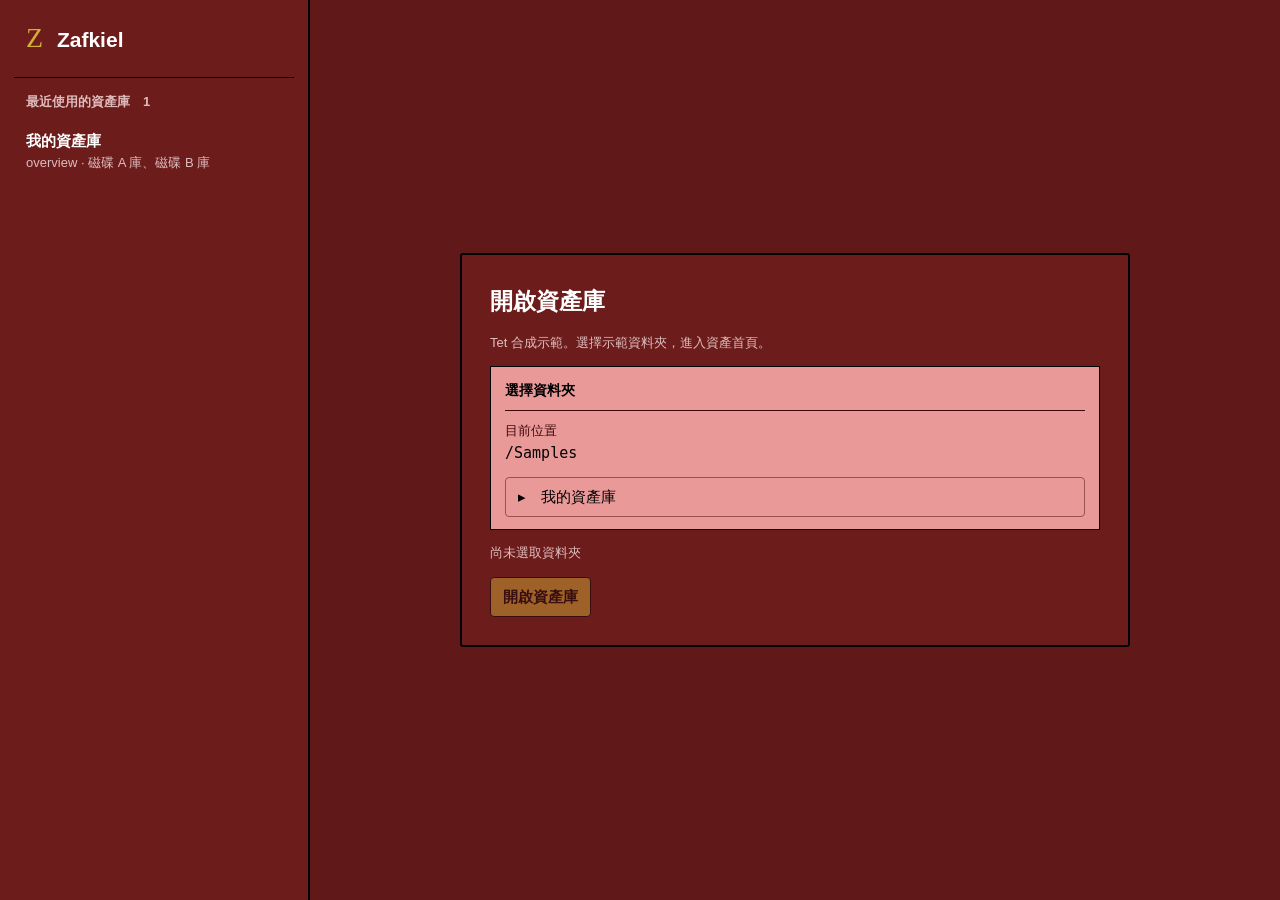
<file: tet/index.html>
<!doctype html>
<html lang="zh-Hant">
<head>
  <meta charset="utf-8"><meta name="viewport" content="width=device-width,initial-scale=1">
  <link rel="icon" href="data:,">
  <title>Zafkiel — Tet 跨來源比對</title>
  <link rel="stylesheet" href="./tet.css"><script defer src="./tet.js"></script>
</head>
<body>
<div id="entry" class="entry-layout">
  <aside class="vault-sidebar"><div class="brand"><span>Z</span> Zafkiel</div>
    <h2>最近使用的資產庫　1</h2><a class="vault-open" href="#/home"><strong>我的資產庫</strong><small>overview · 磁碟 A 庫、磁碟 B 庫</small></a>
  </aside>
  <main class="entry-main"><section class="entry-form"><h1>開啟資產庫</h1>
    <p>Tet 合成示範。選擇示範資料夾，進入資產首頁。</p>
    <div class="picker"><h2>選擇資料夾</h2><small>目前位置</small><code>/Samples</code>
      <button id="folder" aria-pressed="false">▸　我的資產庫</button></div>
    <p id="picked" role="status">尚未選取資料夾</p><button id="enter" disabled>開啟資產庫</button>
  </section></main>
</div>
<div id="workspace" hidden>
  <header><a class="brand" href="#/home"><span>Z</span> Zafkiel</a><input type="search" placeholder="搜尋" aria-label="搜尋（此示範僅提供比對）" disabled><small>Tet · 合成示範</small></header>
  <div class="layout"><aside><nav aria-label="資產導覽"><a href="#/home" aria-current="page">首頁</a>
    <details><summary>標籤</summary><small>Python　課程　Orion</small></details>
    <span aria-disabled="true">封存</span><span aria-disabled="true">垃圾桶</span><a href="#/entry">選擇資產庫</a></nav></aside>
    <main><div class="keep" aria-disabled="true">寫記事…</div>
    <h1 class="view-title">我的資產庫</h1><p class="nav-label">4 筆資產 · 開啟卡片檢視來源，或勾選講義與一份候選進行比對。</p>
    <div id="bulk" hidden><span id="selection-count"></span><button id="bulk-open" disabled>檢視比對</button><button id="clear">取消選取</button></div>
    <div id="assets" class="asset-grid"></div>
    </main></div>
</div>
<dialog id="reader" aria-labelledby="asset-title"><div class="reader-sheet">
  <div class="reader-controls"><button id="close" aria-label="關閉資產">×</button></div>
  <h1 id="asset-title" tabindex="-1"></h1><p id="asset-path"></p>
  <section id="asset-media" aria-label="資產素材"><h2>素材</h2>
    <button id="material-open" class="material-open" aria-haspopup="dialog">▤　lecture.pdf <small>合成 PDF 預覽</small></button>
  </section>
  <div id="structural" hidden><h2>跨庫結構重疊</h2>
    <p>兩庫登錄相同的身分，各自提供下列欄位。</p>
    <dl><dt>Asset ID</dt><dd>cccccccc-cccc-4ccc-8ccc-cccccccccccc</dd><dt>Prim path</dt><dd>/Assets/i_cccccccccccc4ccc8ccccccccccccccc</dd></dl>
    <table><thead><tr><th>欄位</th><th>磁碟 A 庫</th><th>磁碟 B 庫</th></tr></thead><tbody><tr><th>標題</th><td>跨庫共用資產</td><td>另一庫的貢獻</td></tr><tr><th>標籤</th><td>Orion</td><td>學習</td></tr></tbody></table>
  </div>
  <section id="content"><h2>跨來源內容比對</h2><label for="choices">選擇比對來源</label> <select id="choices"></select>
    <span id="count"></span><div class="pair" id="pair"></div>
    <h3>內容驗證</h3><p id="status" role="status"></p><button id="verify">模擬授權並驗證</button> <button id="cancel" hidden>取消驗證</button>
    <p class="note">只保存目前的比對整理，兩庫原件分別保留。</p>
    <footer><span id="storage" role="status">可保存目前選取與驗證結果。</span><div><button id="save">保存目前整理</button> <button id="reset">重設 Tet</button></div></footer>
  </section>
</div></dialog>
<dialog id="preview" aria-labelledby="preview-title"><div class="preview-sheet">
  <div class="preview-controls"><button id="preview-close" aria-label="關閉素材預覽">×</button></div>
  <h2 id="preview-title" tabindex="-1">lecture.pdf · 合成預覽</h2>
  <div class="preview-page"><strong>示範講義</strong><p>合成 PDF 素材標本</p><p>此處僅展示固定、唯讀的頁面外觀。</p></div>
</div></dialog>
</body></html>
</file>
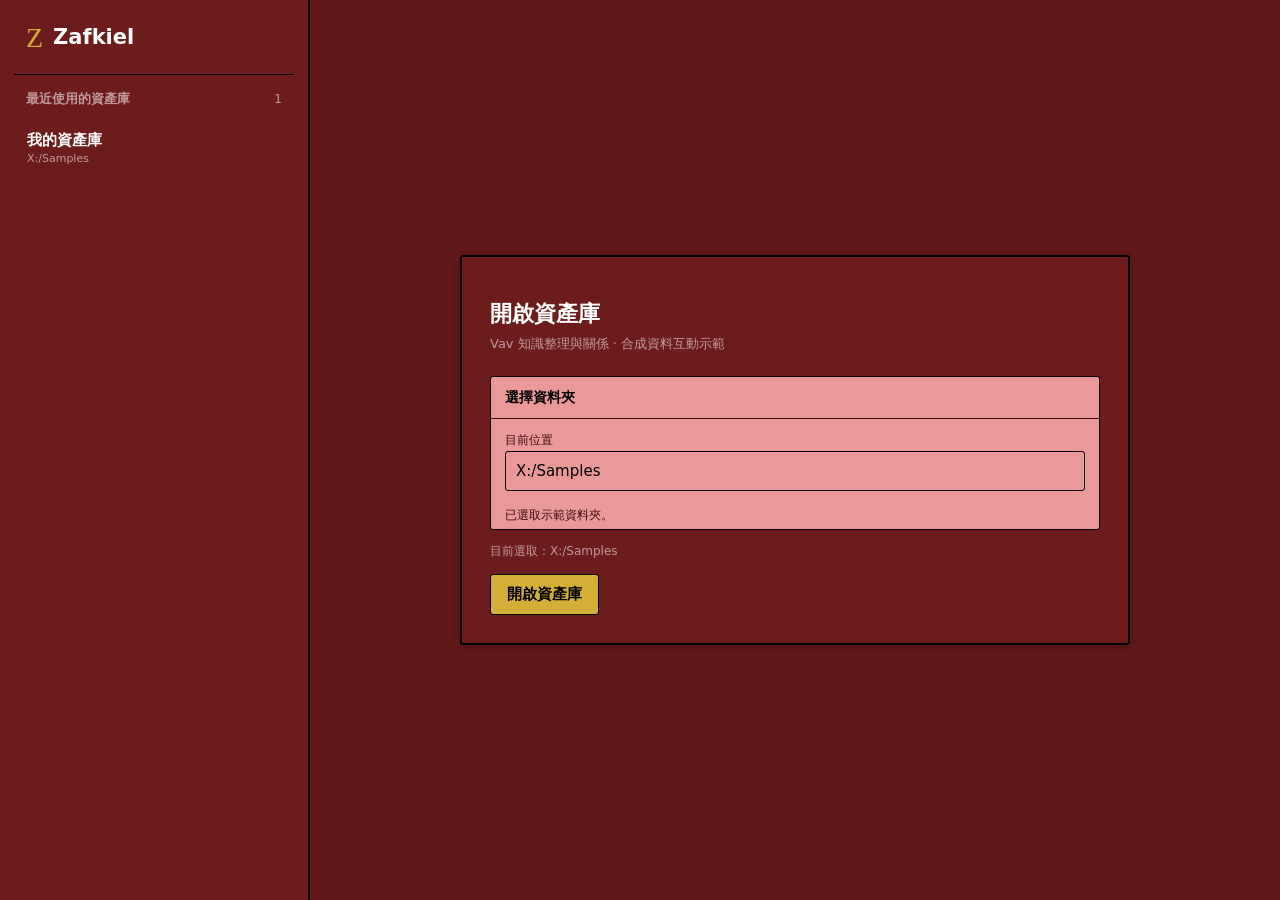
<file: vav/index.html>
<!doctype html>
<html lang="zh-Hant">
<head>
  <meta charset="utf-8"><meta name="viewport" content="width=device-width,initial-scale=1">
  <title>Zafkiel — 選擇資產庫</title><link rel="icon" href="data:,"><link rel="stylesheet" href="entry.css">
</head>
<body><div class="entry-layout">
  <aside class="vault-sidebar" aria-label="資產庫清單">
    <a class="brand" href="index.html"><span aria-hidden="true">Z</span>Zafkiel</a>
    <div class="sidebar-heading"><h2>最近使用的資產庫</h2><span>1</span></div>
    <div class="vault-list"><div class="vault-row"><a class="vault-open" href="capture.html#/home"><strong>我的資產庫</strong><span class="vault-path">X:/Samples</span></a></div></div>
  </aside>
  <main class="entry-main"><div class="entry-content">
    <form id="form" action="capture.html">
      <h1>開啟資產庫</h1><p class="form-intro">Vav 知識整理與關係 · 合成資料互動示範</p>
      <div class="folder-picker"><div class="picker-heading"><h2>選擇資料夾</h2></div>
        <label for="browse-path">目前位置</label><div class="path-row"><input id="browse-path" value="X:/Samples" readonly></div>
        <p class="folder-status">已選取示範資料夾。</p>
      </div>
      <p class="selection-note">目前選取：X:/Samples</p>
      <div class="form-actions"><button class="primary">開啟資產庫</button></div>
    </form>
  </div></main>
</div></body></html>
</file>
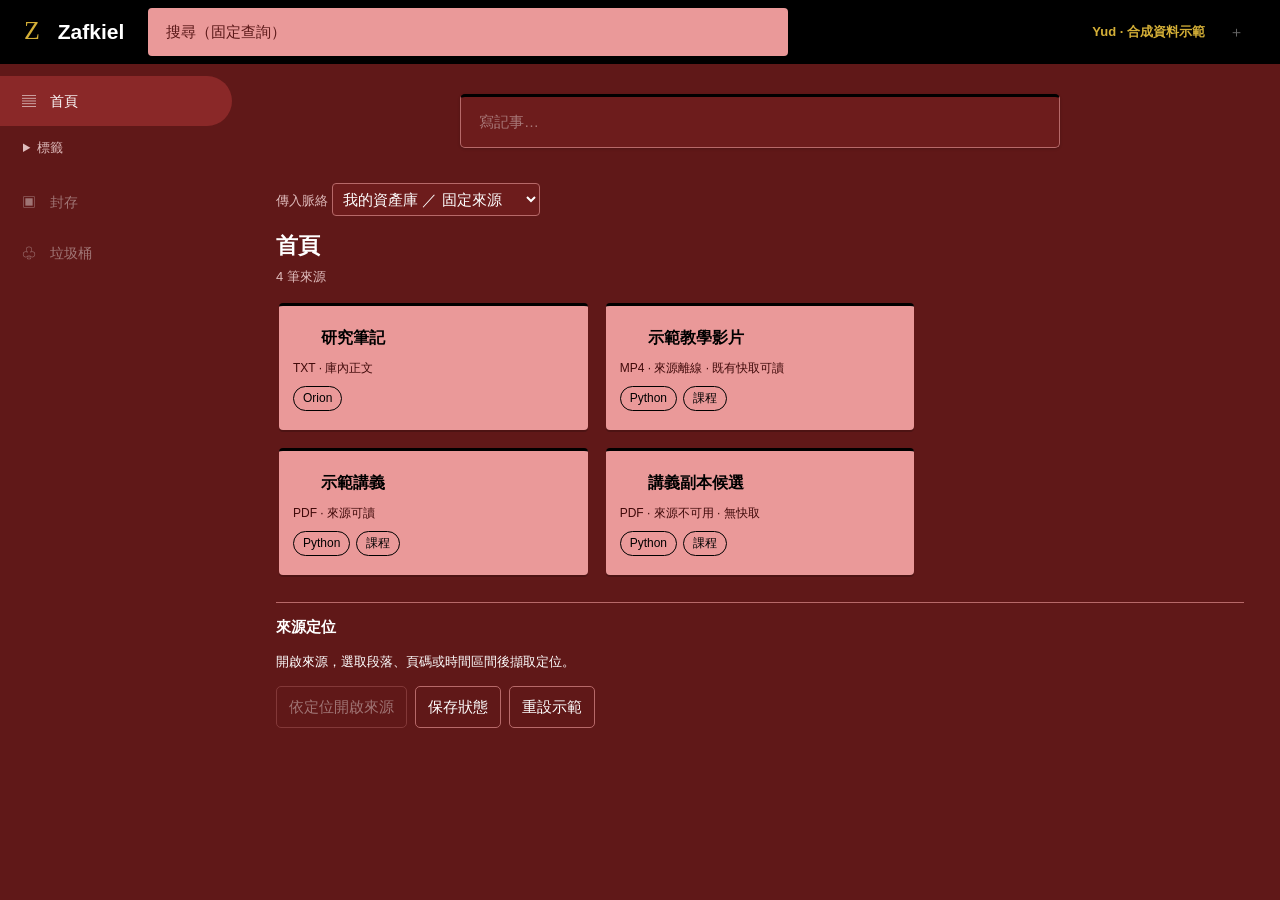
<file: yud/index.html>
<!doctype html>
<html lang="zh-Hant">
<head><meta charset="utf-8"><meta name="viewport" content="width=device-width,initial-scale=1"><title>Zafkiel · Yud 來源閱讀</title><link rel="stylesheet" href="reader.css"></head>
<body>
<header><a class="brand" href="#home"><span>Z</span> Zafkiel</a><input id="search" type="search" aria-label="搜尋（固定查詢）" placeholder="搜尋（固定查詢）" readonly><span>Yud · 合成資料示範</span><button disabled aria-label="新增記事">＋</button></header>
<div class="layout"><aside><nav aria-label="資產導覽"><button id="home">▤　首頁</button><details id="filter"><summary>標籤</summary><button id="tag">Python</button></details><button disabled>▣　封存</button><button disabled>♧　垃圾桶</button></nav></aside>
<main id="catalog"><div class="keep"><button disabled>寫記事…</button></div>
<label for="context">傳入脈絡</label> <select id="context"></select>
<h1 id="catalog-title" tabindex="-1">首頁</h1><p id="count"></p><div id="selection" hidden><span></span> <button id="clear">取消選取</button></div>
<div id="sources" class="asset-grid" aria-label="固定來源結果"></div><div id="catalog-tools"></div></main></div>
<dialog id="reader" aria-labelledby="title"><div class="reader-controls"><button id="back" aria-label="關閉資產" title="關閉資產">×</button></div><h1 id="title" tabindex="-1"></h1><div id="tags"></div><p id="metadata"></p>
<button id="material" hidden></button><div id="article"></div><div id="reader-tools"></div></dialog>
<dialog id="lightbox" aria-labelledby="media-title"><div class="lightbox-toolbar"><button id="media-back" aria-label="關閉素材預覽">×</button><strong id="media-title"></strong></div><main class="media-stage"><div id="preview"></div><div id="media-tools"></div></main></dialog>
<div id="parking" hidden><div id="reading-content"><div id="content"></div><button id="capture">擷取目前定位</button></div></div>
<section id="tools" aria-label="目前閱讀狀態"><strong>來源定位</strong><div id="ticket"></div><div class="actions"><button id="jump" disabled>依定位開啟來源</button><button id="save">保存狀態</button><button id="reset">重設示範</button></div><p id="status" role="status"></p></section>
<script src="fixture.js"></script><script src="reader.js"></script></body></html>
</file>
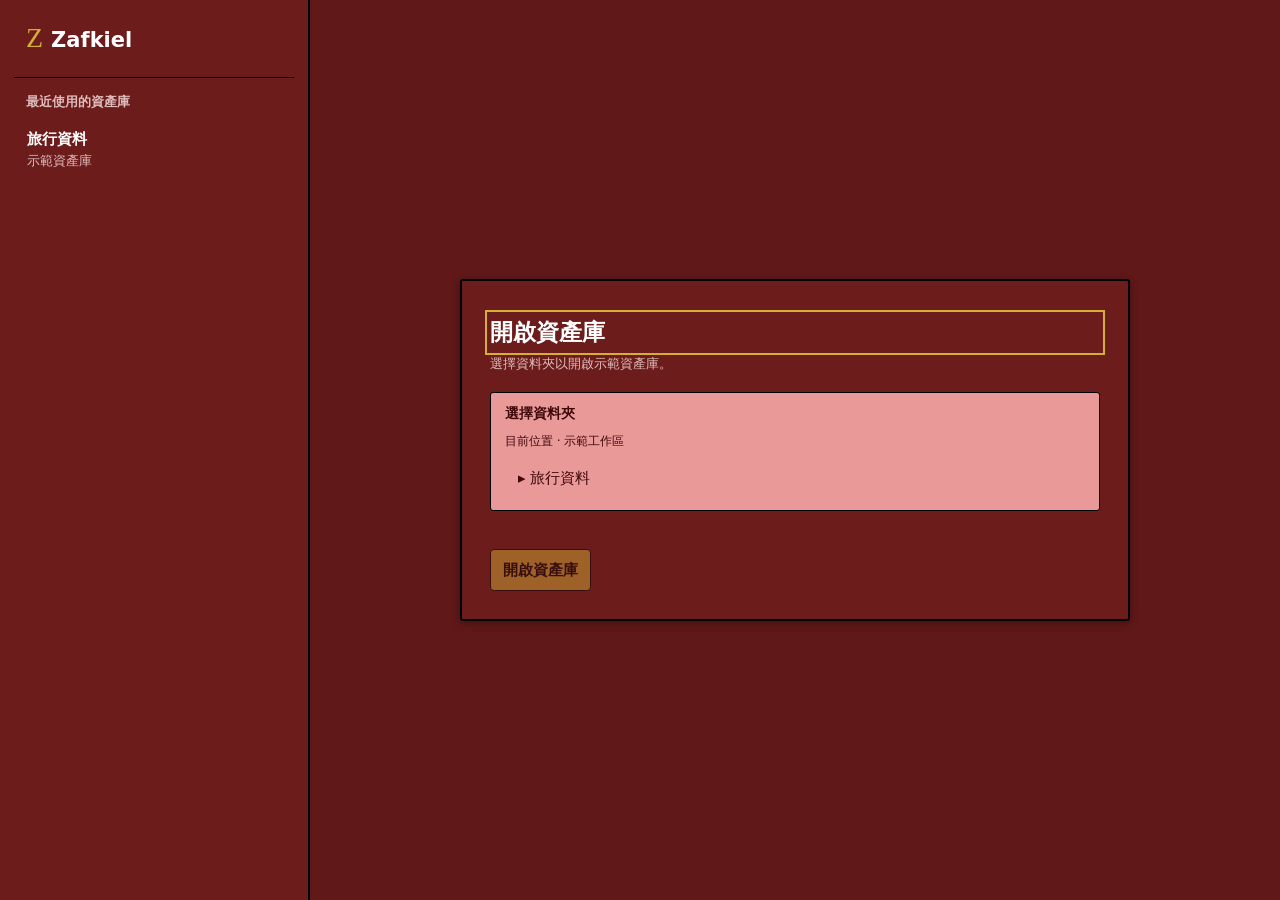
<file: zayin/index.html>
<!doctype html>
<html lang="zh-Hant">
<head>
  <meta charset="utf-8">
  <meta name="viewport" content="width=device-width,initial-scale=1">
  <meta name="robots" content="noindex">
  <title>資產庫 · Zayin 保存示範</title>
  <style>
    :root{color-scheme:dark;font:15px/1.55 "Noto Sans TC","Microsoft JhengHei",system-ui,sans-serif;color:#fff;background:#601818;--panel:#6d1c1c;--hover:#7a2020;--line:#b76969;--muted:#dfbcbc;--gold:#d4af37;--card:#ea9999}
    *{box-sizing:border-box}body{margin:0}a{color:inherit}[hidden]{display:none!important}
    button,input,select,textarea{font:inherit;max-width:100%}
    button{min-height:42px;border:1px solid transparent;background:transparent;color:inherit;border-radius:4px;padding:7px 12px;cursor:pointer}
    button:hover{background:var(--hover)}button:disabled{opacity:.48;cursor:default}
    :focus-visible{outline:2px solid var(--gold);outline-offset:3px}
    header{min-height:64px;background:#000;display:flex;align-items:center;gap:16px;padding:9px 24px;position:sticky;top:0;z-index:2}
    .brand{font-size:21px;font-weight:700;text-decoration:none;white-space:nowrap}.brand span{font:28px Georgia,serif;color:var(--gold);margin-right:8px}
    #search{border:0;padding:9px 13px;width:min(46vw,580px);margin-right:auto}
    .badge{color:var(--muted);font-size:12px;white-space:nowrap}
    .icon-button{width:42px;border-radius:50%;color:var(--gold);font-size:25px;line-height:1}
    .layout{display:grid;grid-template-columns:240px minmax(0,1fr);min-height:calc(100dvh - 64px)}
    aside{border-right:1px solid #400a0a;padding:14px 10px 18px 0;min-width:0}
    nav a,nav button{display:block;width:100%;text-align:left;padding:12px 20px;border-radius:0 26px 26px 0;text-decoration:none;font-size:14px}
    nav a[aria-current=page]{background:#8a2828}nav a:hover{background:var(--hover)}
    .side-note{margin:13px 18px;color:var(--muted);font-size:12px}
    main{min-width:0;padding:24px clamp(16px,3vw,42px) 40px}
    .sr-only{position:absolute;width:1px;height:1px;overflow:hidden;clip-path:inset(50%)}
    h1,h2,h3,p{margin:0}h1{font-size:23px}h2{font-size:18px}h3{font-size:16px}
    .subtle{font-size:13px;color:var(--muted);overflow-wrap:anywhere}
    .keep{border:1px solid #000;border-top:3px solid #000;border-radius:5px;background:var(--panel);padding:14px 16px;margin-bottom:18px}
    .keep{max-width:600px;margin:0 auto 22px;padding:0;box-shadow:0 2px 6px #0005}
    .capture-line{cursor:pointer;color:var(--muted);padding:12px 16px}
    .keep form{padding:0 16px 12px}
    .field{min-width:0}.field label{display:block;color:var(--muted);font-size:12px;margin:6px 0 3px}
    input,select,textarea{border:1px solid #000;border-radius:3px;background:var(--card);color:#260707;padding:8px;min-height:40px}
    textarea{min-height:95px;resize:vertical}#title,#body{width:100%}#title{font-size:16px;font-weight:700}
    .controls,.toolbar{display:flex;align-items:end;gap:8px;flex-wrap:wrap}
    .toolbar{margin-top:10px;justify-content:space-between}.toolbar select{width:min(100%,230px)}
    button.primary{background:var(--gold);border-color:#000;color:#000;font-weight:700}
    button.primary:hover{background:#edc750}
    .save-receipt{display:flex;align-items:center;justify-content:space-between;flex-wrap:wrap;gap:8px;margin:0 0 16px;padding:8px 12px;border-left:3px solid var(--gold);background:#401313;overflow-wrap:anywhere}
    .save-receipt p{min-width:0}
    .save-receipt button{color:#ffe19b}
    .workspace-heading{display:flex;align-items:baseline;gap:12px;margin:0 0 10px;flex-wrap:wrap}
    #library-status:empty{display:none}
    .assets{list-style:none;margin:0 0 18px;padding:0;display:grid;grid-template-columns:repeat(auto-fill,minmax(min(100%,220px),1fr));gap:13px}
    .assets li{min-width:0;background:var(--card);color:#400a0a;border-top:3px solid #000;border-radius:4px}
    .assets li.empty{background:transparent;border:0;color:var(--muted)}
    .assets button{display:block;text-align:left;width:100%;padding:13px;min-height:88px;overflow-wrap:anywhere;font-weight:700}
    .assets button:hover,.assets button:focus-visible{background:#f0acac}
    .assets span{display:block;color:#601818;font-size:12px;font-weight:400;margin-top:7px}
    summary{cursor:pointer;font-weight:650}
    th,td{border-bottom:1px solid var(--line);text-align:left;vertical-align:top;padding:8px 5px;overflow-wrap:anywhere}
    th:nth-child(1){width:28%}th:nth-child(2){width:23%}
    .layer{background:var(--hover);border:1px solid var(--line);border-radius:4px;padding:8px}
    dialog{color:#fff;background:var(--panel);border:1px solid var(--line);border-top:4px solid #000;border-radius:4px;width:min(920px,calc(100% - 24px));padding:16px 22px;overflow-wrap:anywhere}
    dialog::backdrop{background:#000a}.reader-controls{display:flex;justify-content:end}#asset-detail p{margin:9px 0}.reader-body{white-space:pre-wrap}
    @media(max-width:720px){.layout{display:block}aside{border:0;border-bottom:1px solid #400a0a;padding:5px 12px}nav{display:flex;gap:4px}nav a,nav button{width:auto;border-radius:4px;padding:8px 10px}.side-note{display:none}header{padding:8px 12px;gap:8px;flex-wrap:wrap}#search{order:3;width:100%;flex:1 0 100%}.badge{margin-left:auto}}
    /* Geometry from the rendered capture workspace at 75fd02e. */
    header{height:64px;padding:0 24px;gap:15px}
    .brand{margin-right:12px}
    #search{height:48px;width:min(700px,50vw);padding:12px 18px;border-radius:4px}
    #search::placeholder{color:#641919}
    .icon-button{color:var(--muted)}
    main{display:flex;flex-direction:column;padding:30px 36px 32px}
    .keep{width:min(100%,600px);border:1px solid var(--line);border-top:3px solid #000;margin-bottom:35px}
    .capture-line{display:flex;justify-content:space-between;align-items:center;padding:13px 18px;list-style:none;font-weight:500}
    .capture-line::-webkit-details-marker{display:none}
    .capture-line span[aria-hidden]{font-size:16px}
    .keep[open] .capture-line{display:none}
    .keep form{padding:14px 16px 10px}
    .keep .field:not(.material-picker) label{position:absolute;width:1px;height:1px;overflow:hidden;clip-path:inset(50%)}
    #title,#body{background:transparent;color:#fff;border:0;border-radius:0;padding:0}
    #title{height:37px;min-height:0;padding-bottom:12px}
    #body{display:block;min-height:106px}
    #title::placeholder,#body::placeholder{color:var(--muted);opacity:1}
    #title:focus-visible,#body:focus-visible{outline:none;box-shadow:inset 0 -1px #b76969}
    .toolbar{align-items:center;justify-content:start;gap:5px}
    .toolbar button[type=submit]{margin-left:auto;font-size:14px;font-weight:650}
    .toolbar .material-toggle{font-size:18px;min-width:42px}
    .toolbar .chosen-material{font-size:12px;color:var(--muted);overflow-wrap:anywhere}
    .material-picker{margin-top:7px}
    .asset-count{margin:0 0 13px;font-size:12px}
    .assets{grid-template-columns:repeat(auto-fill,minmax(min(100%,235px),1fr));gap:18px}
    .assets button{min-height:121px;padding:14px 16px;display:flex;flex-direction:column;align-items:flex-start}
    .card-title{display:block;margin-left:26px;font-size:16px;color:#2a0505}
    .assets .card-excerpt{display:block;margin-top:9px;font-size:14px;line-height:1.5}
    .save-receipt{padding:3px 0 3px 10px;margin:0 0 14px;background:none}
    .save-receipt p{font-size:13px}
    .save-receipt button{min-height:34px}
    dialog{position:fixed;inset:5vh 0 auto;margin:0 auto;width:min(820px,calc(100% - 24px));min-height:200px;max-height:90dvh;overflow:auto;border-radius:10px;padding:22px 30px}
    dialog::backdrop{background:#0009;backdrop-filter:blur(1px)}
    .reader-controls button{font-size:21px}
    #asset-detail h2{font-size:24px;margin:3px 0 28px}
    nav a{display:flex;align-items:center;gap:24px;padding-left:24px}.nav-icon{font-size:20px;line-height:1;color:var(--muted)}
    @media(max-width:720px){header{height:auto;min-height:113px;padding:9px 12px}.brand{margin-right:auto;font-size:16px}#search{height:44px;width:100%;padding:10px}.layout{display:grid;grid-template-columns:72px minmax(0,1fr);min-height:calc(100dvh - 113px)}aside{border-right:1px solid #400a0a;padding:12px 3px 25px 0}nav{display:block}nav a{width:100%;justify-content:center;padding:12px 4px;border-radius:0 26px 26px 0;min-height:50px}.nav-text{display:none}main{padding:22px 14px}.keep{margin-bottom:35px}.assets{grid-template-columns:repeat(auto-fill,minmax(min(100%,210px),1fr))}dialog{padding:12px 16px}}
    /* Launcher adapted from web/entry at the feature fork, with a synthetic folder. */
    .entry-layout{min-height:100dvh;display:grid;grid-template-columns:minmax(260px,310px) minmax(0,1fr)}
    .vault-sidebar{border-right:2px solid #000;background:var(--panel);padding:22px 14px}
    .vault-sidebar .brand{display:block;padding:0 12px 20px}
    .vault-sidebar h2{font-size:13px;color:var(--muted);border-top:1px solid #000;padding:14px 12px 8px}
    .vault-row{width:100%;text-align:left;font-weight:700}.vault-row small{display:block;font-weight:400;color:var(--muted)}
    .entry-main{display:grid;place-items:center;padding:40px 28px}
    #vault-form{width:min(670px,100%);border:2px solid #000;background:var(--panel);padding:28px;border-radius:3px;box-shadow:0 2px 8px #0005}
    #vault-form h1{margin:6px 0 4px}
    .folder-picker{margin:18px 0 10px;padding:10px 14px;background:var(--card);border:1px solid #000;color:#400a0a;border-radius:3px}
    .folder-picker h2{font-size:14px;margin:0 0 7px}
    .folder-picker p{font-size:12px;margin:0 0 7px}
    .folder-picker button{width:100%;text-align:left}.folder-picker button:hover,.folder-picker button[aria-pressed=true]{background:#f5b5b5;color:#400a0a}
    #vault-choice{min-height:1.6em;margin-bottom:8px}
    .reader-material{margin-top:16px;padding-top:10px;border-top:1px solid var(--line)}
    .reader-material button{border-color:var(--line)}
    @media(max-width:680px){.entry-layout{display:flex;flex-direction:column}.vault-sidebar{border:0;border-bottom:2px solid #000;padding:10px 14px 8px}.vault-sidebar .brand{padding:0 4px 6px}.entry-main{display:block;padding:26px 16px}#vault-form{padding:18px}}
  </style>
</head>
<body>
  <div id="launcher" class="entry-layout">
    <aside class="vault-sidebar" aria-label="資產庫清單">
      <a class="brand" href="#/open"><span aria-hidden="true">Z</span>Zafkiel</a>
      <h2>最近使用的資產庫</h2>
      <button id="recent-vault" class="vault-row" type="button">旅行資料<small>示範資產庫</small></button>
    </aside>
    <main class="entry-main">
      <form id="vault-form" aria-labelledby="entry-title">
        <h1 id="entry-title" tabindex="-1">開啟資產庫</h1>
        <p class="subtle">選擇資料夾以開啟示範資產庫。</p>
        <section class="folder-picker" aria-labelledby="folder-heading">
          <h2 id="folder-heading">選擇資料夾</h2>
          <p>目前位置 · 示範工作區</p>
          <button id="select-vault" type="button" aria-pressed="false">▸ 旅行資料</button>
        </section>
        <p id="vault-choice" class="subtle" role="status"></p>
        <button id="open-vault" class="primary" type="submit" disabled>開啟資產庫</button>
      </form>
    </main>
  </div>
  <div id="workspace" hidden>
  <header>
    <a href="#/home" class="brand"><span aria-hidden="true">Z</span>Zafkiel</a>
    <label for="search" class="sr-only">搜尋資產</label><input id="search" type="search" placeholder="搜尋">
    <a class="badge" href="#/open">選擇資產庫</a>
    <button id="new-note" class="icon-button" type="button" aria-label="新增記事">＋</button>
  </header>
  <div class="layout">
    <aside>
      <nav aria-label="資產導覽">
        <a href="#/home" aria-current="page" aria-label="首頁"><span class="nav-icon" aria-hidden="true">⌂</span><span class="nav-text">首頁</span></a>
      </nav>
      <p class="side-note">示範工作庫 · 旅行資料</p>
    </aside>
    <main id="home">
      <details id="composer" class="keep">
        <summary class="capture-line">寫記事…<span aria-hidden="true">▧</span></summary>
        <form id="register">
          <div class="field"><label for="title">標題（可留空）</label><input id="title" type="text" placeholder="標題" maxlength="2000"></div>
          <div class="field"><label for="body">記事內容</label><textarea id="body" placeholder="輸入記事內容…" maxlength="8000"></textarea></div>
          <div class="toolbar" aria-label="記事工具列">
            <button id="material-toggle" class="material-toggle" type="button" aria-label="加入素材" aria-expanded="false" aria-controls="material-picker">▧</button>
            <span id="chosen-material" class="chosen-material"></span>
            <button type="submit">關閉並保存</button>
          </div>
          <div id="material-picker" class="field material-picker" hidden>
            <label for="material">加入素材（合成）</label>
            <select id="material"><option value="">未加入素材</option><option>照片.jpg</option><option>收據.pdf</option></select>
          </div>
        </form>
      </details>
      <div id="save-receipt" class="save-receipt" hidden>
        <p id="save-message" role="status"></p>
        <button id="read-saved" type="button">開啟記事</button>
      </div>
      <h1 class="sr-only">首頁</h1><p id="asset-count" class="subtle asset-count" role="status"></p>
      <ul id="assets" class="assets"></ul>
    </main>
  </div>
  </div>
  <dialog id="reader" aria-label="資產內容">
    <div class="reader-controls"><form method="dialog"><button type="submit" aria-label="關閉資產">×</button></form></div>
    <div id="asset-detail" aria-live="polite"></div>
  </dialog>
  <script>
    // Fixtures are ordinary library records. The reader reports errors only for the content requested.
    const assets = [
      {id:'travel', title:'旅行筆記', body:'記錄海邊的路線和照片。', material:'路線圖.pdf'},
      {id:'checklist', title:'行前清單', body:'行前準備與待辦。', material:''},
      {id:'photos', title:'北堤照片', body:'日出前在北堤拍攝。', material:'北堤.jpg', materialUnavailable:true},
      {id:'audio', title:'渡口錄音', body:'', material:'', unavailable:true}
    ];
    const get = id => document.getElementById(id);
    const node = (tag, text, className) => {
      const result = document.createElement(tag);
      result.textContent = text;
      if (className) result.className = className;
      return result;
    };
    let vaultOpened = false;
    let lastSaved = null;
    let nextId = 0;

    function renderRoute() {
      const showWorkspace = vaultOpened && location.hash === '#/home';
      get('launcher').hidden = showWorkspace;
      get('workspace').hidden = !showWorkspace;
      if (showWorkspace) {
        renderLibrary();
        get('composer').querySelector('summary').focus();
      } else {
        if (get('reader').open) get('reader').close();
        get('entry-title').focus();
      }
    }

    function openVault() {
      vaultOpened = true;
      if (location.hash === '#/home') renderRoute();
      else location.hash = '#/home';
    }

    function renderLibrary() {
      const term = get('search').value.trim().toLocaleLowerCase();
      const shown = assets.filter(asset =>
        [asset.title, asset.body].some(value => value.toLocaleLowerCase().includes(term)));
      get('asset-count').textContent = '共 ' + shown.length + ' 筆資產';
      const list = get('assets');
      list.replaceChildren();
      if (!shown.length) list.append(node('li', '沒有符合的資產。', 'empty'));
      for (const asset of shown) {
        const title = asset.title || '（空標題）';
        const button = node('button', '');
        button.type = 'button';
        button.setAttribute('aria-label', '開啟 ' + title);
        button.append(node('strong', title, 'card-title'));
        if (asset.body) button.append(node('span', asset.body.slice(0,70), 'card-excerpt'));
        button.onclick = () => openAsset(asset);
        const item = node('li', '');
        item.append(button);
        list.append(item);
      }
    }

    function openAsset(asset) {
      const detail = get('asset-detail');
      detail.replaceChildren(node('h2', asset.title || '（空標題）'));
      if (asset.unavailable) {
        detail.append(node('p', '目前無法開啟這筆資產。'));
      } else {
        detail.append(node('p', asset.body, 'reader-body'));
        if (asset.material) {
          const materials = node('section', '', 'reader-material');
          const open = node('button', asset.material);
          const status = node('p', '', 'subtle');
          status.setAttribute('role', 'status');
          open.type = 'button';
          open.onclick = () => {
            status.textContent = asset.materialUnavailable
              ? '目前無法開啟這份素材。'
              : '已讀取合成素材：' + asset.material;
          };
          materials.append(node('h3', '素材'), open, status);
          detail.append(materials);
        }
      }
      get('reader').showModal();
    }

    function updateMaterial(open) {
      get('material-picker').hidden = !open;
      get('material-toggle').setAttribute('aria-expanded', String(open));
      get('chosen-material').textContent = get('material').value;
    }

    get('select-vault').onclick = () => {
      get('select-vault').setAttribute('aria-pressed', 'true');
      get('vault-choice').textContent = '已選擇：旅行資料';
      get('open-vault').disabled = false;
    };
    get('recent-vault').onclick = openVault;
    get('vault-form').onsubmit = event => {
      event.preventDefault();
      if (!get('open-vault').disabled) openVault();
    };
    window.addEventListener('hashchange', renderRoute);
    get('search').oninput = renderLibrary;
    get('new-note').onclick = () => { get('composer').open = true; };
    get('material-toggle').onclick = () => {
      const open = get('material-picker').hidden;
      updateMaterial(open);
      if (open) get('material').focus();
    };
    get('material').onchange = () => updateMaterial(true);
    get('composer').addEventListener('toggle', () => {
      if (get('composer').open) get('body').focus();
      else updateMaterial(false);
    });
    get('read-saved').onclick = () => { if (lastSaved) openAsset(lastSaved); };

    get('register').onsubmit = event => {
      event.preventDefault();
      const title = get('title').value;
      const body = get('body').value;
      const material = get('material').value;
      event.currentTarget.reset();
      get('composer').open = false;
      if (!title.trim() && !body.trim() && !material) {
        get('new-note').focus();
        return;
      }
      lastSaved = {id:'note-' + ++nextId, title, body, material};
      assets.push(lastSaved);
      get('search').value = '';
      renderLibrary();
      get('save-message').textContent = title.trim() ? '已保存「' + title + '」' : '已保存這筆記事';
      get('save-receipt').hidden = false;
      get('read-saved').focus();
    };
    renderRoute();
  </script>
</body>
</html>
</file>
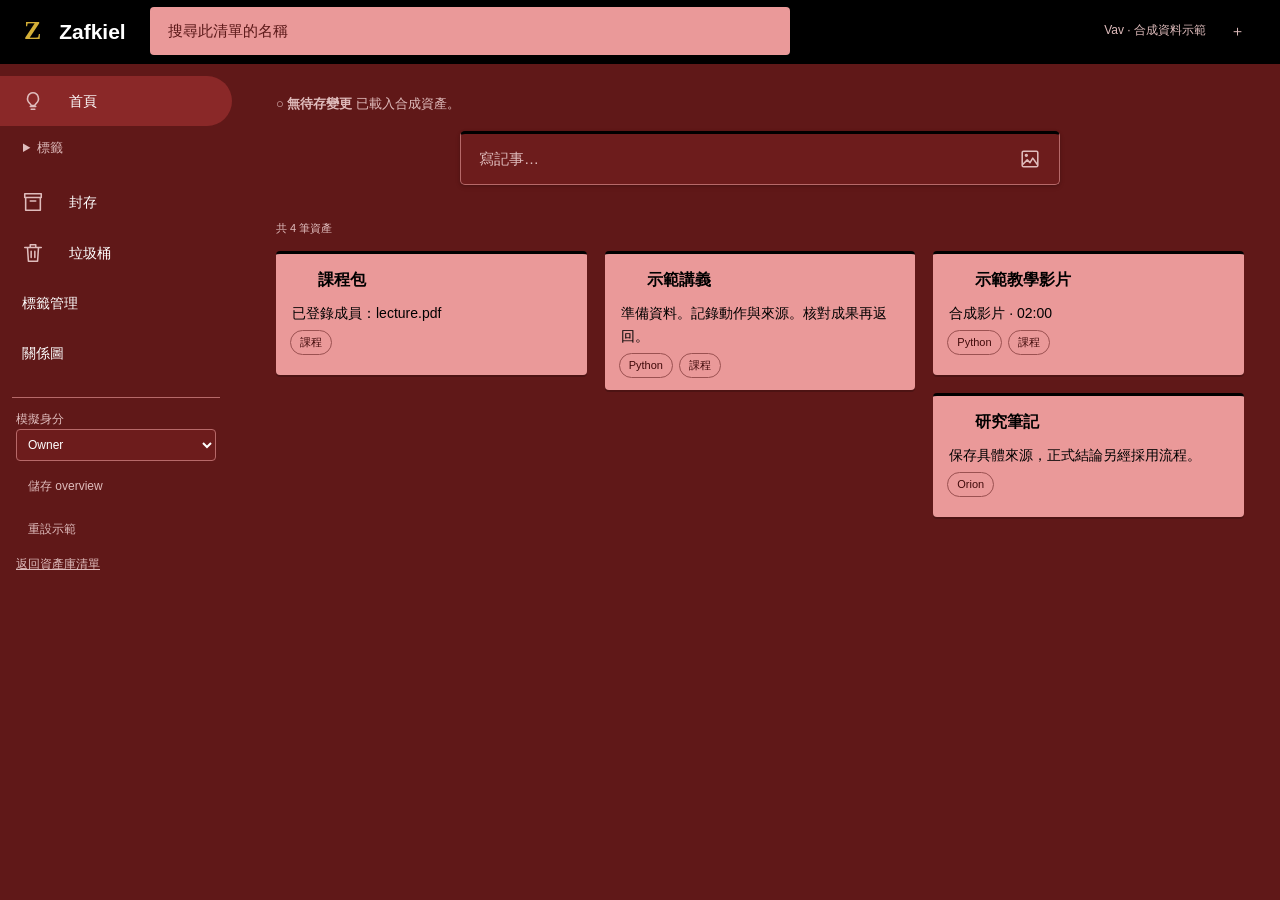
<file: vav/capture.html>
<!doctype html>
<html lang="zh-Hant"><head><meta charset="utf-8"><meta name="viewport" content="width=device-width,initial-scale=1">
<title>Zafkiel — 我的資產庫</title><link rel="icon" href="data:,"><link rel="stylesheet" href="vav.css"><script defer src="fixture.js"></script><script defer src="vav.js"></script></head>
<body><header><a class="brand" href="#/home"><span>Z</span> Zafkiel</a>
<input id="search" type="search" aria-label="篩選此清單名稱" placeholder="搜尋此清單的名稱">
<span class="demo">Vav · 合成資料示範</span><button id="new" class="icon-button" title="新增記事" aria-label="新增記事">＋</button></header>
<div class="layout"><aside><nav aria-label="資產導覽">
<a id="home" href="#/home"><span data-icon="note"></span>首頁</a>
<details id="filter-panel"><summary>標籤</summary><div id="filter-tags" class="chips"></div></details>
<a href="#/archive"><span data-icon="archive"></span>封存</a><a href="#/trash"><span data-icon="trash"></span>垃圾桶</a>
<button class="library-files-button" data-panel="tags">標籤管理</button><button class="library-files-button" data-panel="graph">關係圖</button>
<div class="demo-tools"><label>模擬身分 <select id="role"><option value="owner">Owner</option><option value="client">API-client</option></select></label>
<button id="save">儲存 overview</button><button id="reset">重設示範</button><a href="index.html">返回資產庫清單</a></div>
</nav></aside><main><div id="status"><strong id="dirty"></strong> <span id="message" role="status"></span></div>
<section id="capture-page"><article id="composer" class="keep"><button id="open" class="capture-line" aria-expanded="false">寫記事… <span data-icon="image"></span></button>
<div id="expanded" hidden><input id="newTitle" placeholder="標題" aria-label="標題"><textarea id="newBody" placeholder="輸入記事內容…" aria-label="記事內容"></textarea>
<div class="toolbar"><span class="spacer"></span><button id="complete" class="close-note">關閉</button></div></div></article></section>
<section id="bulk" class="bulk-actions" hidden><span id="count"></span><button id="clearSelection">取消選取</button></section>
<p id="asset-count" class="nav-label"></p><div id="assets" class="asset-grid"></div></main></div>
<dialog id="sheet"><div class="reader-sheet"><div class="reader-controls"><button id="edit" class="icon-button" title="編輯資產" aria-label="編輯資產"><span data-icon="edit"></span></button><button id="close" class="icon-button" title="關閉" aria-label="關閉檢視"><span data-icon="close"></span></button></div>
<div id="workspace"></div><p id="notice" role="status"></p></div></dialog>
<dialog id="material-preview" aria-labelledby="preview-title"><div class="reader-sheet">
<div class="reader-controls"><button id="close-preview" class="icon-button" aria-label="關閉素材預覽"><span data-icon="close"></span></button></div>
<h2 id="preview-title"></h2><div id="preview-content"></div>
<p class="meta">固定合成素材預覽 · 唯讀</p></div></dialog></body></html>
</file>
<file: aleph/style.css>
/* Layout and component dimensions follow the entry and capture screens. */
:root { font: 15px/1.6 "Segoe UI","Microsoft JhengHei",sans-serif; color-scheme: dark; color: #fff; background: #601818; --panel: #6d1c1c; --card: #ea9999; --muted: #dfbcbc; --line: #b76969; --gold: #d4af37; }
* { box-sizing: border-box; }
body { margin: 0; }
button,input { font: inherit; color: inherit; }
button { border: 0; background: transparent; cursor: pointer; padding: 8px 12px; border-radius: 5px; }
button:hover { background: #7a2020; }
button:disabled { cursor: default; opacity: .5; }
a { color: inherit; }
button:focus-visible,a:focus-visible,input:focus-visible,summary:focus-visible { outline: 2px solid var(--gold); outline-offset: 2px; }
svg { width: 22px; height: 22px; display: block; }
[hidden] { display: none !important; }
.sr-only { position: absolute; width: 1px; height: 1px; overflow: hidden; clip-path: inset(50%); }
.brand { font-size: 21px; font-weight: 600; text-decoration: none; white-space: nowrap; }
.brand span { color: var(--gold); font: 26px Georgia,serif; margin-right: 10px; }
.entry-layout { min-height: 100dvh; display: grid; grid-template-columns: minmax(260px,310px) minmax(0,1fr); }
.vault-sidebar { background: var(--panel); border-right: 2px solid black; padding: 22px 26px; }
.vault-sidebar h2 { border-top: 1px solid black; padding-top: 14px; margin-top: 20px; color: #c09a9a; font-size: 13px; }
.vault-open { display: grid; border-radius: 3px; text-decoration: none; padding: 8px; }
.vault-open:hover { background: #8a2828; }
.entry-main { display: grid; place-items: center; padding: 40px 28px; }
.entry-form { width: min(670px,100%); border: 2px solid black; background: var(--panel); border-radius: 3px; padding: 28px; }
.entry-form h1 { font-size: 22px; margin: 12px 0 4px; }
.entry-form > p,.vault-open small { color: #dfbcbc; font-size: 13px; }
.folder-picker { background: var(--card); color: black; border: 1px solid black; border-radius: 3px; padding: 12px 14px; }
.folder-picker strong { display: block; border-bottom: 1px solid #400a0a; padding-bottom: 8px; }
.folder-picker p { margin: 10px 0 0; }
.primary { display: inline-block; margin-top: 20px; border: 1px solid black; border-radius: 3px; padding: 8px 16px; background: var(--gold); color: black; font-weight: 700; text-decoration: none; }
header { height: 64px; position: sticky; top: 0; z-index: 12; background: black; display: flex; align-items: center; gap: 12px; padding: 0 24px; }
#query { border: 0; border-radius: 4px; background: var(--card); color: black; padding: 12px 18px; width: min(700px,50vw); margin-right: auto; }
#query::placeholder { color: #5a1818; }
.vault-link { font-size: 13px; color: var(--gold); font-weight: 650; text-decoration: none; }
.layout { display: grid; grid-template-columns: 240px minmax(0,1fr); min-height: calc(100vh - 64px); }
.layout aside { padding: 12px 8px 25px 0; }
nav > a { display: flex; gap: 25px; align-items: center; padding: 14px 22px; border-radius: 0 28px 28px 0; text-decoration: none; font-size: 14px; min-height: 50px; }
nav > a:hover { background: #7a2020; }
nav > a[aria-current=page],.chips button[aria-pressed=true] { background: #8a2828; }
#filter-panel { margin: 12px 15px 18px 23px; font-size: 13px; color: var(--muted); }
summary { cursor: pointer; }
#tags { margin-top: 12px; }
#filter-summary,#clear-filters { font-size: 12px; margin: 8px 12px; overflow-wrap: anywhere; }
.layout main { padding: 30px 36px 70px; min-width: 0; }
.status,#event,#count,#tools { color: var(--muted); font-size: 13px; margin: 0 0 14px; }
#event:empty { display: none; }
.keep { max-width: 600px; margin: 0 auto 35px; border: 1px solid var(--line); border-top: 3px solid black; border-radius: 5px; background: var(--panel); box-shadow: 0 1px 3px #0003; }
.capture-line { width: 100%; display: flex; align-items: center; justify-content: space-between; padding: 13px 18px; }
#tools button,#deselect { border: 1px solid var(--line); margin: 2px; }
#bulk { position: sticky; top: 70px; z-index: 3; background: #100303; padding: 8px 14px; border-radius: 5px; display: flex; align-items: center; justify-content: space-between; }
.asset-grid { columns: 245px; column-gap: 18px; }
.asset-card { position: relative; break-inside: avoid; margin-bottom: 18px; border-top: 3px solid black; border-radius: 4px; background: var(--card); color: black; box-shadow: 0 2px 0 #0003; }
.asset-card:hover,.asset-card:focus-within { box-shadow: 0 5px 16px #24050566; }
.asset-selected { outline: 3px solid var(--gold); outline-offset: 1px; }
.asset-select { position: absolute; top: 10px; left: 10px; width: 24px; height: 24px; opacity: 0; cursor: pointer; accent-color: var(--gold); }
.asset-card:hover .asset-select,.asset-card:focus-within .asset-select,.has-selection .asset-select { opacity: 1; }
.card-open { display: block; padding: 14px 16px 5px; text-decoration: none; overflow-wrap: anywhere; }
.card-open h2 { margin: 0 0 12px; padding-left: 26px; font-size: 16px; line-height: 1.45; }
.card-excerpt { font-size: 14px; line-height: 1.65; margin: 0 0 10px; }
.match { display: block; font-size: 12px; color: #400a0a; }
.chips { display: flex; flex-wrap: wrap; gap: 6px; font-size: 11px; }
.card-tags { padding: 6px 14px 12px; }
.chip { border: 1px solid var(--line); border-radius: 14px; padding: 3px 9px; max-width: 100%; overflow-wrap: anywhere; }
.card-tags button { border-color: #9b5151; color: #400a0a; }
.card-tags button:hover { background: #e4aaaa; }
.empty-results { text-align: center; column-span: all; padding: 45px 0; color: var(--muted); }
dialog { margin: 45px auto; width: min(820px,calc(100% - 40px)); max-height: calc(100dvh - 90px); padding: 20px 30px 35px; background: var(--panel); color: white; border: 1px solid var(--line); border-top: 4px solid black; border-radius: 10px; }
dialog::backdrop { background: #0007; backdrop-filter: blur(1px); }
.reader-controls { display: flex; justify-content: flex-end; }
#asset-title { font-size: 25px; }
#asset-id { display: block; overflow-wrap: anywhere; }
#asset-media { clear: both; margin: 20px 0 28px; }
#asset-media h2 { font-size: 16px; margin: 0 0 10px; }
#asset-media figure { margin: 0; width: min(180px,100%); }
#material-open { display: grid; place-items: center; width: 100%; aspect-ratio: 4/3; background: #210909; color: var(--gold); font-size: 20px; }
#material-open:hover { background: #330d0d; }
#material-name { font-size: 11px; color: var(--muted); margin-top: 5px; }
#preview { z-index: 2; }
#preview-content { min-height: 260px; display: grid; place-items: center; }
.sample-pdf { width: min(440px,100%); min-height: 260px; padding: 28px; background: #fff; color: #202124; box-shadow: 0 3px 12px #0006; }
.sample-pdf strong { font-size: 20px; }
.sample-pdf p { margin-top: 36px; }
.sample-video { width: min(520px,100%); aspect-ratio: 16/9; display: grid; place-content: center; text-align: center; background: #170909; color: #fff; }
.play-symbol { font-size: 44px; color: var(--gold); }
@media(hover:none) { .asset-select { opacity: 1; } }
@media(max-width:950px) { .layout { grid-template-columns: 180px minmax(0,1fr); } .layout main { padding: 25px 24px; } }
@media(max-width:680px) { .entry-layout { display: block; } .vault-sidebar { border: 0; border-bottom: 2px solid black; padding: 12px 16px; } .entry-main,.entry-form { padding: 18px; } }
@media(max-width:650px) {
  header { height: auto; min-height: 64px; flex-wrap: wrap; padding: 9px 12px; gap: 4px; }
  header .brand { margin-right: auto; font-size: 16px; }
  #query { order: 8; flex: 1 0 100%; width: 100%; margin-top: 3px; padding: 10px; }
  .layout { grid-template-columns: 72px minmax(0,1fr); }
  .layout aside { padding-right: 3px; }
  nav > a { font-size: 0; padding: 15px 22px; gap: 0; }
  #filter-panel,#filter-summary,#clear-filters { margin: 10px 5px; font-size: 11px; }
  #tags button { font-size: 10px; padding: 3px 5px; }
  .layout main { padding: 22px 14px; }
  #bulk { top: 105px; flex-wrap: wrap; }
  .asset-grid { columns: 210px; }
  dialog { margin: 15px auto; padding: 12px 16px; width: calc(100% - 20px); max-height: calc(100dvh - 30px); }
}
</file>
<file: tet/tet.css>
:root {
  color-scheme: dark;
  font: 15px/1.6 "Segoe UI","Microsoft JhengHei",sans-serif;
  color: #fff;
  background: #601818;
  --surface: #6d1c1c;
  --muted: #dfbcbc;
  --line: #b76969;
  --hover: #7a2020;
  --gold: #d4af37;
  --card: #ea9999;
}
* { box-sizing: border-box; }
body, h1, h2, h3 { margin: 0; }
h1 { font-size: 23px; }
h2 { font-size: 18px; }
h3 { font-size: 16px; }
a, button, select { color: inherit; font: inherit; }
a { text-decoration: none; }
button, select { background: var(--surface); border: 1px solid var(--line); padding: 7px 12px; border-radius: 4px; cursor: pointer; }
button:hover, nav a:hover { background: var(--hover); }
button:disabled { opacity: .48; cursor: default; }
:focus-visible { outline: 2px solid var(--gold); outline-offset: 2px; }
[hidden] { display: none !important; }
.brand { font-size: 21px; font-weight: 700; white-space: nowrap; }
.brand span { font: 28px Georgia,serif; margin-right: 8px; color: var(--gold); }
.entry-layout { display: grid; grid-template-columns: minmax(260px,310px) 1fr; min-height: 100dvh; }
.vault-sidebar { padding: 22px 14px; background: var(--surface); border-right: 2px solid black; }
.vault-sidebar .brand { padding: 0 12px 20px; }
.vault-sidebar h2 { padding: 14px 12px 8px; border-top: 1px solid black; color: var(--muted); font-size: 13px; }
.vault-open { display: block; padding: 9px 12px; }
.vault-open:hover { background: var(--hover); }
small, .note, .nav-label, #storage, #asset-path, #count { font-size: 13px; color: var(--muted); }
.vault-open small, .picker small, .picker code { display: block; }
.entry-main { display: grid; place-items: center; padding: 40px 28px; }
.entry-form { width: min(670px,100%); padding: 28px; background: var(--surface); border: 2px solid black; border-radius: 3px; }
.entry-form p { font-size: 13px; color: var(--muted); }
.picker { border: 1px solid black; background: var(--card); color: black; padding: 12px 14px; }
.picker h2 { padding-bottom: 8px; border-bottom: 1px solid #400a0a; font-size: 14px; }
.picker small { color: #400a0a; margin-top: 10px; }
.picker button { width: 100%; text-align: left; margin-top: 12px; background: transparent; color: black; border-color: #9b5151; }
.picker button[aria-pressed=true] { background: #f4b4b4; }
#enter, #verify { background: var(--gold); border-color: black; color: black; font-weight: 700; }
#verify { min-width: 11.5em; }
#verify[aria-disabled=true] { opacity: .55; cursor: wait; }
header { height: 64px; position: sticky; top: 0; z-index: 1; background: black; display: flex; align-items: center; gap: 16px; padding: 0 24px; }
header input { width: min(700px,50vw); background: var(--card); border: 0; border-radius: 4px; padding: 12px 18px; font: inherit; margin-right: auto; }
header input::placeholder { color: #5a1818; }
.layout { display: grid; grid-template-columns: 240px minmax(0,1fr); min-height: calc(100vh - 64px); }
nav { padding: 12px 8px 25px 0; }
nav > * { display: block; padding: 12px 22px; font-size: 14px; }
nav a[aria-current] { border-radius: 0 28px 28px 0; background: #8a2828; }
nav span, .keep { color: var(--muted); }
summary { cursor: pointer; }
.layout main { padding: 30px 36px 70px; }
.keep { max-width: 600px; margin: 0 auto 35px; padding: 13px 18px; background: var(--surface); border: 1px solid var(--line); border-top: 3px solid black; border-radius: 5px; }
.view-title { font-size: 19px; }
.asset-grid { columns: 245px; column-gap: 18px; }
.asset-card { position: relative; break-inside: avoid; min-height: 124px; margin: 0 0 18px; background: var(--card); color: black; border-top: 3px solid black; border-radius: 4px; }
.asset-card:focus-within, .asset-card:hover { box-shadow: 0 5px 16px #24050566; }
.card-open { display: block; padding: 14px 16px 18px; }
.card-open h2 { font-size: 16px; margin-left: 26px; }
.card-open p { font-size: 14px; overflow-wrap: anywhere; }
.chip { display: inline-block; color: #400a0a; border: 1px solid #9b5151; border-radius: 14px; padding: 2px 8px; margin-right: 4px; font-size: 11px; }
.asset-select { position: absolute; top: 10px; left: 8px; width: 20px; height: 20px; accent-color: var(--gold); opacity: 0; }
.asset-card:hover input, .asset-card:focus-within input, .has-selection input { opacity: 1; }
.asset-selected { outline: 3px solid var(--gold); }
#bulk, footer { display: flex; flex-wrap: wrap; align-items: center; gap: 8px; padding: 12px; }
#bulk { background: #100303; margin-bottom: 16px; }
#bulk span, footer span { margin-right: auto; }
dialog { width: min(960px,94vw); max-height: 92dvh; padding: 0; color: white; background: var(--surface); border: 1px solid var(--line); border-top: 4px solid black; border-radius: 8px; }
dialog::backdrop { background: #0009; }
.reader-sheet { padding: 16px 28px 26px; overflow-wrap: anywhere; }
.reader-controls { display: flex; justify-content: flex-end; }
#close { border: 0; font-size: 22px; }
#asset-media { margin: 18px 0 24px; }
.material-open { display: block; width: min(230px,100%); min-height: 125px; background: #210909; border: 1px solid var(--line); color: var(--gold); font-size: 25px; }
.material-open small { display: block; color: white; font-size: 12px; }
.preview-sheet { padding: 16px 26px 30px; }
.preview-controls { display: flex; justify-content: flex-end; }
#preview-close { font-size: 25px; }
.preview-page { margin-top: 18px; padding: 40px 24px; min-height: 300px; background: #fff; color: #202124; text-align: center; }
.preview-page strong { font-size: 24px; }
#choices { max-width: 100%; }
#content h2 { margin-bottom: 12px; }
#count { display: block; margin-top: 8px; }
.pair { display: grid; grid-template-columns: repeat(2,minmax(0,1fr)); gap: 12px; margin: 14px 0; }
.source { padding: 14px; border: 1px solid var(--line); background: #601818; }
dt { color: var(--muted); font-size: 12px; }
dd { margin: 0 0 6px; font-family: monospace; }
dl { margin: 8px 0 0; }
table { width: 100%; border-collapse: collapse; }
td, th { text-align: left; padding: 6px; border-bottom: 1px solid var(--line); }
footer { border-top: 1px solid var(--line); padding: 12px 0 0; }
@media (hover:none) { .asset-select { opacity: 1; } }
@media (max-width:680px) {
  .entry-layout { display: block; }
  .vault-sidebar { border: 0; border-bottom: 2px solid black; padding: 10px 14px; }
  .entry-main, .entry-form { padding: 18px; }
  header { height: auto; flex-wrap: wrap; padding: 8px 12px; gap: 5px; }
  header small { margin-left: auto; }
  header input { order: 3; width: 100%; }
  .layout { grid-template-columns: 66px minmax(0,1fr); }
  nav > * { padding: 10px 4px; text-align: center; font-size: 12px; }
  .layout main { padding: 16px 10px; }
  .reader-sheet { padding: 12px; }
  .pair { gap: 5px; }
  .source { padding: 8px; }
  .preview-sheet { padding: 12px; }
}
</file>
<file: vav/entry.css>
:root{font:15px/1.5 "Noto Sans TC","Microsoft JhengHei","PingFang TC",system-ui,sans-serif;color:#fff;background:#601818;--bg:#601818;--panel:#6d1c1c;--card:#ea9999;--line:#000;--accent:#000;--accent-hi:#2a0505;--gold:#d4af37;--ink:#fff;--mut:#c09a9a;--mut-card:#400a0a;--chip:#7a2020;--chip-hi:#8a2828}
*{box-sizing:border-box}body{margin:0;background:var(--bg);color:var(--ink)}button,input{font:inherit}button{border:1px solid var(--line);background:var(--chip);color:#fff;border-radius:3px;cursor:pointer;padding:8px 16px;white-space:nowrap}button:hover{background:var(--chip-hi)}button:disabled{opacity:.5;cursor:default}button.primary{background:var(--gold);border-color:#000;color:#000;font-weight:700}button.primary:hover{background:#f0c850}button:focus-visible,a:focus-visible,input:focus-visible,summary:focus-visible{outline:2px solid var(--gold);outline-offset:2px}a{color:inherit}
.entry-layout{min-height:100dvh;display:grid;grid-template-columns:minmax(260px,310px) minmax(0,1fr)}.vault-sidebar{border-right:2px solid var(--line);background:var(--panel);display:flex;flex-direction:column;min-width:0;padding:22px 14px}.brand{font-size:21px;font-weight:900;text-decoration:none;display:flex;align-items:center;gap:10px;padding:0 12px 20px}.brand span{font:28px Georgia,serif;color:var(--gold)}.sidebar-heading{padding:14px 12px 8px;border-top:1px solid var(--line);display:flex;align-items:baseline;gap:8px}.sidebar-heading h2{font-size:13px;font-weight:700;color:var(--mut);margin:0;flex:1}.sidebar-heading span{font-size:12px;color:var(--mut)}.vault-list{overflow:auto;min-height:90px;max-height:calc(100dvh - 190px)}.vault-row{display:flex;align-items:center;gap:5px;border-radius:3px;padding:3px 5px}.vault-row:hover,.vault-row:focus-within{background:var(--chip-hi)}.vault-open{min-width:0;width:100%;border:0;background:none;text-align:left;padding:9px 8px;display:flex;flex-direction:column;white-space:normal}.vault-open:hover{background:none}.vault-title{font-size:15px;font-weight:700;overflow:hidden;text-overflow:ellipsis;white-space:nowrap;width:100%}.vault-path{font-size:11px;color:var(--mut);overflow:hidden;text-overflow:ellipsis;white-space:nowrap;width:100%}.vault-close{border:0;color:#fff;font-size:12px;padding:5px;align-self:flex-start}.empty-list{padding:12px;color:var(--mut);font-size:13px}.sidebar-note{margin-top:auto;padding:12px;color:var(--mut);font-size:12px}
.sidebar-note a{color:var(--gold);display:inline-block;margin-top:8px}
.entry-main{min-width:0;display:grid;place-items:center;padding:40px 28px}.entry-content{width:min(670px,100%)}#status{font-size:13px;color:var(--mut);margin:20px 4px 0;min-height:20px;overflow-wrap:anywhere}#status:empty{min-height:0;margin:0}
#folder-filter{display:block;width:calc(100% - 28px);margin:0 14px 10px}

#form{border:2px solid var(--line);border-radius:3px;padding:28px;background:var(--panel);box-shadow:0 2px 8px #0003}#form h1{font-size:22px;margin:12px 0 4px;font-weight:900}.form-intro{color:var(--mut);font-size:13px;margin:0 0 22px}.folder-picker{border:1px solid var(--line);border-radius:3px;overflow:hidden;background:var(--card);color:#000}.picker-heading{display:flex;align-items:center;gap:10px;justify-content:space-between;padding:10px 14px;border-bottom:1px solid #400a0a}.picker-heading h2{font-size:14px;margin:0;font-weight:900}.picker-heading>div{display:flex;gap:4px}.picker-heading button{border:0;padding:5px 8px;font-size:12px;background:#000;color:#fff}.picker-heading button:hover{background:var(--accent-hi)}.folder-picker label{display:block;padding:12px 14px 2px;color:var(--mut-card);font-size:12px}.path-row{display:flex;gap:6px;padding:0 14px 10px}.path-row input{flex:1;min-width:0}.path-row button{padding:6px 10px;background:#000;color:#fff}.path-row button:hover{background:var(--accent-hi)}input{border:1px solid #000;border-radius:3px;padding:8px 10px;background:var(--card);color:#000}input::placeholder{color:var(--mut-card)}#folders{height:194px;overflow:auto;border-top:1px solid #400a0a;border-bottom:1px solid #400a0a;padding:4px}.folder-item{display:block;width:100%;border:0;text-align:left;overflow:hidden;text-overflow:ellipsis;padding:7px 10px;white-space:nowrap;background:transparent;color:#000}.folder-item:hover{background:#f4b4b4}.folder-item::before{content:'▸';color:var(--mut-card);margin-right:10px}.folder-status{min-height:20px;font-size:12px;color:var(--mut-card);padding:5px 14px;margin:0;overflow-wrap:anywhere}.folder-picker .subtle{border:0;margin:0 10px 8px;background:#000;color:#fff;font-size:12px;white-space:normal;text-align:left}.folder-picker .subtle:hover{background:var(--accent-hi)}.selection-note{font-size:12px;color:var(--mut);overflow-wrap:anywhere;min-height:20px;margin:12px 0}.form-actions{display:flex;gap:8px;flex-wrap:wrap}[hidden]{display:none!important}
@media(max-width:680px){.entry-layout{display:flex;flex-direction:column}.vault-sidebar{border-right:0;border-bottom:2px solid var(--line);padding:10px 14px 8px}.brand{padding:0 4px 6px}.sidebar-heading{padding:6px 4px}.vault-list{max-height:170px;min-height:0}.sidebar-note{display:none}.entry-main{display:block;padding:26px 16px}#form{padding:18px}.picker-heading{flex-wrap:wrap}}
.vault-open{color:inherit;text-decoration:none}.path-row{padding-bottom:10px}
</file>
<file: yud/reader.css>
:root{color-scheme:dark;font:15px/1.6 "Segoe UI","Microsoft JhengHei",sans-serif;--surface:#6d1c1c;--muted:#dfbcbc;--line:#b76969;--hover:#7a2020;--chosen:#8a2828;--gold:#d4af37;--card:#ea9999;color:#fff;background:#601818}
*{box-sizing:border-box}[hidden]{display:none!important}body{margin:0}button,input,select{font:inherit;color:inherit}
button{border:0;background:transparent;border-radius:5px;cursor:pointer;padding:8px 12px}button:hover:enabled{background:var(--hover)}button:disabled{opacity:.4;cursor:default}
:focus-visible{outline:2px solid var(--gold);outline-offset:2px}
header{height:64px;display:flex;gap:12px;align-items:center;padding:0 24px;background:#000;position:sticky;top:0;z-index:2}header>span{color:var(--gold);font-size:13px;font-weight:650}
.brand{color:inherit;text-decoration:none;font-weight:600;font-size:21px;margin-right:12px}.brand span{font:26px Georgia,serif;color:var(--gold);margin-right:12px}
#search{background:var(--card);color:#000;border:0;border-radius:4px;padding:12px 18px;width:min(700px,50vw);margin-right:auto}#search::placeholder{color:#5a1818}
.layout{display:grid;grid-template-columns:240px 1fr;height:calc(100dvh - 64px)}aside{padding:12px 8px 25px 0}nav>button{display:block;text-align:left;width:100%;padding:14px 22px;border-radius:0 28px 28px 0;font-size:14px;min-height:50px}nav [aria-current=page]{background:var(--chosen)}#filter{margin:12px 15px 18px 23px;font-size:13px;color:var(--muted)}summary{cursor:pointer}#tag,.chip{border:1px solid var(--line);border-radius:18px;padding:2px 9px;font-size:12px}
main{min-width:0}#catalog{overflow:auto;padding:30px 36px 70px}.keep{max-width:600px;margin:0 auto 35px;border:1px solid var(--line);border-top:3px solid #000;border-radius:5px;background:var(--surface);box-shadow:0 1px 3px #0003}.keep button{padding:13px 18px}
select{max-width:100%;padding:6px;border:1px solid var(--line);border-radius:4px;background:var(--surface)}label,#count{font-size:13px;color:var(--muted)}
h1{font-size:22px;margin:12px 0 4px}#count{margin:4px 0 12px}.asset-grid{columns:245px;column-gap:18px;padding:3px}
.asset-card{position:relative;break-inside:avoid;background:var(--card);color:#000;border-top:3px solid #000;border-radius:4px;margin-bottom:18px;box-shadow:0 2px 0 #0003;min-height:124px}.asset-card:hover,.asset-card:focus-within{box-shadow:0 5px 16px #24050566}
.card-open{display:block;background:transparent;text-align:left;width:100%;padding:14px;min-height:124px}.card-open:hover:enabled{background:#e4aaaa}.card-open strong,.card-open em{display:block}.card-open strong{font-size:16px;padding-left:28px}.card-open em{font-size:12px;font-style:normal;color:#400a0a;margin:8px 0}.chips{display:flex;flex-wrap:wrap;gap:6px}.chip{display:inline-block;border-color:currentColor}
.asset-select{position:absolute;left:10px;top:12px;width:20px;height:20px;accent-color:var(--gold);opacity:0}.asset-card:hover .asset-select,.asset-card:focus-within .asset-select,.has-selection .asset-select{opacity:1}.selected{outline:3px solid var(--gold)}#selection{background:#100303;padding:8px 16px;margin:12px 0}
dialog{color:inherit;background:var(--surface);border:1px solid var(--line);border-top:4px solid #000;border-radius:10px;width:min(820px,calc(100% - 40px));max-height:calc(100dvh - 60px);margin:30px auto;padding:20px 30px 35px;box-shadow:0 8px 25px #0004}dialog::backdrop{background:#0007;backdrop-filter:blur(1px)}.reader-controls{text-align:right}.reader-controls button,.lightbox-toolbar button{font-size:24px;line-height:1}.reader-controls+h1{margin-top:0}#metadata,#status{font-size:13px;color:var(--muted);overflow-wrap:anywhere}#material{display:block;width:150px;min-height:110px;background:#210909;color:var(--gold);margin:18px 0}
#lightbox{inset:0;width:100%;height:100%;max-width:none;max-height:none;border:0;border-radius:0;background:#141414;margin:0;padding:0}.lightbox-toolbar{position:sticky;top:0;z-index:1;background:#000;display:flex;align-items:center;gap:16px;padding:10px 16px}.media-stage{max-width:930px;margin:auto;padding:16px 24px}
#tools{margin-top:24px;border-top:1px solid var(--line);padding-top:12px}#ticket{font-size:13px;overflow-wrap:anywhere}#ticket strong,#ticket code{display:block}#ticket code{white-space:pre-wrap}#status{margin:6px 0}#status:empty{display:none}
.actions,.pager,.range{display:flex;flex-wrap:wrap;align-items:center;gap:8px}.actions button,.pager button,#capture{border:1px solid var(--line)}#capture,.actions{margin-top:12px}
.choice{display:block;text-align:left;width:100%;border-bottom:1px solid #846767;border-radius:0}.choice span{display:block;font-size:12px;color:var(--muted)}[aria-pressed=true]{background:var(--chosen);box-shadow:inset 3px 0 var(--gold)}
.sheet{padding:30px;background:#fff;color:#222;min-height:180px;margin:16px 0}.sheet p{font-size:20px}.screen{background:#000;padding:24px}.screen output{display:block;font:26px Consolas,monospace;margin:8px 0}.track{height:6px;position:relative;background:#554b48}.track i{position:absolute;height:100%;background:var(--gold)}.range{margin:16px 0}.range input{width:5em}fieldset{border:0;padding:0;margin:0}legend{font-weight:600}
@media(hover:none){.asset-select{opacity:1}}
@media(max-width:650px){header{height:100px;flex-wrap:wrap;padding:8px 12px;gap:4px}.brand{font-size:16px;margin-right:auto}#search{order:8;width:100%;padding:7px 12px}.layout{grid-template-columns:64px 1fr;height:calc(100dvh - 100px)}nav>button{font-size:11px;padding:9px 3px;text-align:center}#filter{margin:8px 2px;font-size:11px}.asset-grid{columns:210px}#catalog{padding:14px 12px 60px}.keep{margin-bottom:15px}dialog{margin:12px auto;width:calc(100% - 16px);max-height:calc(100dvh - 24px);padding:12px 16px}.media-stage{padding:14px}}
</file>
<file: vav/vav.css>
:root{font:15px/1.6 "Segoe UI","Microsoft JhengHei",sans-serif;color:#202124;background:#fff;--surface:#fff;--side:#fff;--ink:#202124;--muted:#5f6368;--line:#dadce0;--hover:#f1f3f4;--chosen:#feefc3}
*{box-sizing:border-box}
body{margin:0}
button,input{font:inherit;color:inherit}
button{border:0;background:transparent;border-radius:5px;cursor:pointer;padding:8px 12px}
button:hover{background:var(--hover)}
button:disabled{opacity:.35;cursor:default}
button:focus-visible,a:focus-visible,input:focus-visible,summary:focus-visible{outline:2px solid #8060b5;outline-offset:2px}
a{color:inherit}
svg{width:22px;height:22px;display:block}
button svg{pointer-events:none}
.icon-button{width:38px;height:38px;display:inline-flex;align-items:center;justify-content:center;border-radius:50%;padding:8px;color:var(--muted);flex-shrink:0}
.icon-button span{display:block}
header{height:64px;border-bottom:1px solid var(--line);display:flex;gap:15px;align-items:center;padding:0 24px;background:var(--surface);position:sticky;top:0;z-index:12}
.brand{font-size:21px;font-weight:600;text-decoration:none;margin-right:12px}
.brand span{font-family:Georgia,serif;font-size:26px;color:#9471bf;margin-right:12px}
#search{border:0;border-radius:8px;padding:12px 18px;background:var(--hover);width:min(700px,50vw);margin-right:auto}
.layout{display:grid;grid-template-columns:240px 1fr;min-height:calc(100vh - 64px)}
aside{padding:12px 8px 25px 0;background:var(--side)}
nav>a{display:flex;gap:25px;align-items:center;padding:14px 22px;border-radius:0 28px 28px 0;text-decoration:none;font-weight:500;font-size:14px;min-height:50px}
nav>a:hover{background:var(--hover)}
nav>a[aria-current=page]{background:var(--chosen)}
nav>a svg{color:var(--muted);flex-shrink:0}
#filter-panel{margin:12px 15px 18px 23px;font-size:13px;color:var(--muted)}
#filter-panel summary{cursor:pointer}
#filter-tags{margin-top:12px}
#filter-summary{font-size:11px;padding:8px 22px;color:var(--muted);overflow-wrap:anywhere}
main{padding:30px 36px 70px;min-width:0;position:relative}
#status{font-size:13px;color:var(--muted);margin:0 0 16px}
#status:empty{display:none}
.keep{max-width:600px;margin:0 auto 35px;border:1px solid var(--line);border-radius:8px;background:var(--surface);box-shadow:0 1px 3px #0003,0 2px 6px #0001;position:relative}
.capture-line{width:100%;text-align:left;padding:13px 18px;color:var(--muted);font-weight:500;display:flex;align-items:center;justify-content:space-between}
.capture-line span{display:block}
.capture-line:hover{background:transparent}
#expanded{padding:14px 16px 10px;animation:note-open .15s ease-out}
.toolbar{display:flex;gap:5px;align-items:center;margin:12px -7px 0}
.spacer{flex:1}
.close-note{font-size:14px;font-weight:600;padding:8px 18px;border-radius:4px}
.chips{display:flex;gap:6px;flex-wrap:wrap;font-size:11px}
.chip,.chips button{border:1px solid var(--line);border-radius:14px;padding:3px 9px;color:var(--muted);max-width:100%;overflow-wrap:anywhere}
.chips button[aria-pressed=true]{background:var(--chosen)}
.nav-label{font-size:11px;color:var(--muted);margin:0 0 14px}
.asset-grid{columns:245px;column-gap:16px}
.asset-card{break-inside:avoid;display:block;width:100%;border:1px solid var(--line);border-radius:8px;margin:0 0 16px;overflow:hidden;background:var(--surface);vertical-align:top;transition:box-shadow .15s,transform .15s}
.asset-card:hover,.asset-card:focus-within{box-shadow:0 2px 6px #0003}
.card-open{display:block;text-decoration:none}
.card-open>img{width:100%;max-height:240px;object-fit:cover;display:block}
.card-content{padding:14px 16px 5px}
.card-content h2{font-size:17px;line-height:1.45;margin:0 0 12px;font-weight:600;overflow-wrap:anywhere}
.card-excerpt{font-size:14px;line-height:1.65;max-height:290px;overflow:hidden;overflow-wrap:anywhere}
.card-excerpt h1,.card-excerpt h2,.card-excerpt h3{font-size:15px}
.card-excerpt p{margin:0 0 10px}
.card-excerpt ul,.card-excerpt ol{padding-left:20px}
.card-excerpt pre{white-space:pre-wrap;font-size:12px}
.card-tags{padding:6px 14px}
.card-actions{display:flex;justify-content:flex-end;padding:2px 6px 6px;opacity:0;transition:opacity .15s}
.asset-card:hover .card-actions,.asset-card:focus-within .card-actions{opacity:1}
.card-actions .icon-button{width:32px;height:32px}
.card-actions svg{width:19px;height:19px}
.reader-sheet{width:min(820px,100%);padding:20px 30px 35px;border:1px solid var(--line);border-radius:10px;background:var(--surface);box-shadow:0 8px 25px #0004;animation:note-open .18s ease-out}
.reader-controls{display:flex;justify-content:flex-end;gap:5px}
.article{font-size:16px;line-height:1.8;overflow-wrap:anywhere}
.article img{max-width:100%}
[hidden]{display:none!important}
@media(hover:none){.card-actions{opacity:1}}
@media(max-width:950px){.layout{grid-template-columns:180px 1fr}
main{padding:25px 24px}
nav>a{gap:18px;padding:14px 20px}}
@media(max-width:650px){header{padding:0 12px;gap:5px}
.brand{font-size:17px;margin-right:4px}
.brand span{margin-right:5px}
#search{min-width:75px;width:35vw;padding:10px}
.layout{grid-template-columns:72px 1fr}
aside{padding-right:3px}
nav>a{font-size:0;padding:15px 22px;gap:0}
#filter-panel{margin:15px 6px;font-size:11px}
#filter-summary{padding:6px;font-size:9px}
#filter-tags .chip{padding:3px 4px;font-size:9px}
main{padding:22px 14px}
.toolbar{gap:0}
.toolbar .icon-button{width:33px;height:33px;padding:7px}
.close-note{padding:8px 10px}
.reader-sheet{padding:12px 18px 25px}}
@media(prefers-reduced-motion:reduce){*,*::before,*::after{animation:none!important;transition:none!important}}
@media(prefers-color-scheme:dark){:root{color-scheme:dark;--surface:#202124;--side:#202124;--ink:#e8eaed;--muted:#bdc1c6;--line:#5f6368;--hover:#3c4043;--chosen:#41331c;color:var(--ink);background:var(--surface)}}
.reader-sheet .keep{border:0;box-shadow:none;max-width:none;margin:0}
.reader-sheet #capture-page{margin:0;width:100%}
:root{color-scheme:dark;color:#fff;background:#601818;--surface:#6d1c1c;--side:#601818;--ink:#fff;--muted:#dfbcbc;--line:#b76969;--hover:#7a2020;--chosen:#8a2828;--brand-gold:#d4af37;--brand-card:#ea9999}
body{background:#601818;color:var(--ink)}
header{background:#000;border-bottom:3px solid #000;gap:12px}
.brand span{color:var(--brand-gold)}
#search{background:var(--brand-card);color:#000;border-radius:4px}
#search::placeholder{color:#5a1818}
.brand-guide{font-size:13px;font-weight:650;color:var(--brand-gold);white-space:nowrap;text-decoration:none;padding:8px;border-radius:4px}
.brand-guide:hover{background:#7a2020;color:#fff}
.keep{border:1px solid var(--line);border-top:3px solid #000;border-radius:5px}
.asset-grid{columns:245px;column-gap:18px}
.asset-card{background:var(--brand-card);color:#000;--muted:#400a0a;--hover:#e4aaaa;--chosen:#d78181;--line:#9b5151;border:0;border-top:3px solid #000;border-radius:4px;margin-bottom:18px;box-shadow:0 2px 0 #0003}
.asset-card:hover,.asset-card:focus-within{box-shadow:0 5px 16px #24050566}
.asset-card .card-content h2{font-size:16px;font-weight:700}
.asset-card .card-open:hover h2{color:#2a0505}
.card-open>.card-cover,.card-open>img,.card-open>video{width:100%;height:auto;max-height:none;object-fit:contain;display:block;background:#400a0a}
.asset-card .chip{color:#400a0a;border-color:#9b5151}
.asset-card .card-actions .icon-button{color:#400a0a}
.reader-sheet{max-width:960px;border-top:4px solid #000}
.article img{height:auto;display:block;margin:20px auto;cursor:zoom-in}
button:focus-visible,a:focus-visible,input:focus-visible,summary:focus-visible{outline-color:var(--brand-gold)}
.asset-card{position:relative;min-height:124px}
.asset-card.has-cover{min-height:0}
.card-open{position:relative}
.asset-card .card-content h2{margin:0}
.card-excerpt{margin-top:10px}
.card-tags{padding:0 14px 12px}
.card-actions{position:absolute;top:7px;right:7px;padding:2px;border-radius:5px;background:#180505dd;opacity:0}
.asset-card .card-actions .icon-button{color:#fff}
.asset-card:hover .card-actions,.asset-card:focus-within .card-actions{opacity:1}
@media(max-width:650px){header{gap:3px}
.brand-guide{font-size:11px;padding:5px}
.brand{font-size:16px}
.brand span{margin-right:4px}
#search{width:23vw;min-width:60px}
.asset-grid{columns:210px}
.reader-sheet{padding:12px 16px}}
@media(max-width:650px){header{height:auto;min-height:64px;flex-wrap:wrap;padding:9px 12px;gap:4px}
header .brand{margin-right:auto}
header #search{order:8;flex:1 0 100%;width:100%;margin:3px 0 0}
.layout{min-height:calc(100vh - 110px)}
header #resume-draft,header #cleanup-draft{font-size:11px}
.brand-guide{padding:5px 7px}}
.asset-select{position:absolute;top:10px;left:10px;z-index:3;width:24px;height:24px;accent-color:#d4af37;opacity:0;cursor:pointer}
.asset-card:hover .asset-select,.asset-card:focus-within .asset-select,.asset-grid.has-selection .asset-select{opacity:1}
.asset-selected{outline:3px solid #d4af37;outline-offset:1px}
.bulk-actions{position:sticky;top:72px;z-index:10;display:flex;gap:10px;align-items:center;flex-wrap:wrap;background:#100303;color:#fff;padding:10px 14px;margin-bottom:16px;border-radius:5px}
.bulk-actions span{margin-right:auto}
@media(hover:none){.asset-select,.material-card input{opacity:1}}
@media(max-width:650px){.bulk-actions{top:112px}}
.asset-card:not(.has-cover)>.card-open>.card-content>h2{padding-left:26px}
.icon-button,.lightbox-tool,.lightbox-close,.lightbox-arrow{display:inline-flex;align-items:center;justify-content:center;line-height:1;vertical-align:middle;flex-shrink:0}
.icon-button svg,.lightbox-tool svg,.lightbox-close svg{width:22px;height:22px;display:block;flex-shrink:0;margin:0}
.reader-controls{min-height:44px;flex-wrap:wrap}
.reader-controls .icon-button{width:40px;height:40px;padding:9px}
@media(max-width:650px){.reader-controls{gap:2px}
.reader-controls .icon-button{width:36px;height:36px;padding:7px}}
.library-files-button{display:flex;align-items:center;width:100%;text-align:left;padding:14px 22px;font-size:14px;border-radius:0 28px 28px 0;min-height:50px}
@media(max-width:650px){.library-files-button{padding:14px 6px;font-size:11px;text-align:center;justify-content:center;white-space:normal}}
/* Local controls extend the capture sheet and sidebar. */
[hidden]{display:none!important}
.demo,.meta,#notice,.demo-tools{font-size:12px;color:var(--muted)}
.demo-tools{border-top:1px solid var(--line);margin:18px 12px;padding:12px 4px;display:grid;gap:8px}
.demo-tools button,.demo-tools a{text-align:left}
select,textarea,#newTitle,.editor input{color:var(--ink);background:var(--surface);font:inherit;border:1px solid var(--line);border-radius:4px;padding:7px;max-width:100%}
textarea,#newTitle,.editor input{width:100%}
textarea{min-height:96px;resize:vertical}
#newTitle,#newBody{border:0;background:transparent}
#newTitle{font-weight:650;font-size:17px}
#sheet{position:fixed;inset:0;margin:0;border:0;padding:45px 20px;width:100%;max-width:none;height:100%;max-height:none;background:transparent;color:var(--ink);overflow:auto}
#sheet::backdrop{background:#0007;backdrop-filter:blur(1px)}
#sheet .reader-sheet{margin:auto;overflow-wrap:anywhere}
#material-preview{width:min(760px,calc(100% - 24px));max-height:calc(100dvh - 24px);padding:0;border:0;border-radius:10px;color:var(--ink);background:var(--surface);box-shadow:0 8px 25px #0008}
#material-preview::backdrop{background:#000a}
#material-preview .reader-sheet{width:100%;max-width:none;box-shadow:none}
.synthetic-page{min-height:300px;padding:32px;background:#fff;color:#222;line-height:1.7}
.synthetic-video{min-height:300px;display:grid;place-content:center;text-align:center;background:#210909;color:#fff}
.synthetic-video span{font-size:50px}
body:has(#sheet[open]){overflow:hidden}
.section,.panel + .panel{border-top:1px solid var(--line);margin-top:20px;padding-top:14px}
.section h2,.panel h2{font-size:19px}
.section h3{font-size:15px}
.section label,.panel label,.editor label{display:block;margin:8px 0}
.section select,.panel input,.panel select{display:block;width:min(100%,390px);padding:6px 8px;font:inherit;background:var(--surface);color:inherit;border:1px solid var(--line);border-radius:4px}
#workspace button:not(.chip):not(.link):not(.close-note){border:1px solid var(--line)}
.link{color:var(--brand-gold);text-decoration:underline}
.edge{padding:6px 0}
.graphline{display:flex;align-items:center;gap:8px;flex-wrap:wrap;margin:12px 0}
.node .link{padding:3px}
.editor{padding:16px}
fieldset{border:0;padding:0;min-width:0}
.article{white-space:pre-wrap}
.card-open{display:block;text-decoration:none}
.demo-tools select{width:100%}
:focus-visible{outline:2px solid var(--brand-gold);outline-offset:2px}
@media(max-width:650px){
  .demo-tools{margin:8px 2px;padding:4px 0}
  .demo-tools button,.demo-tools select,.demo-tools a{font-size:11px;white-space:normal;padding:5px 2px}
  #sheet{padding:15px 10px}
}
</file>
